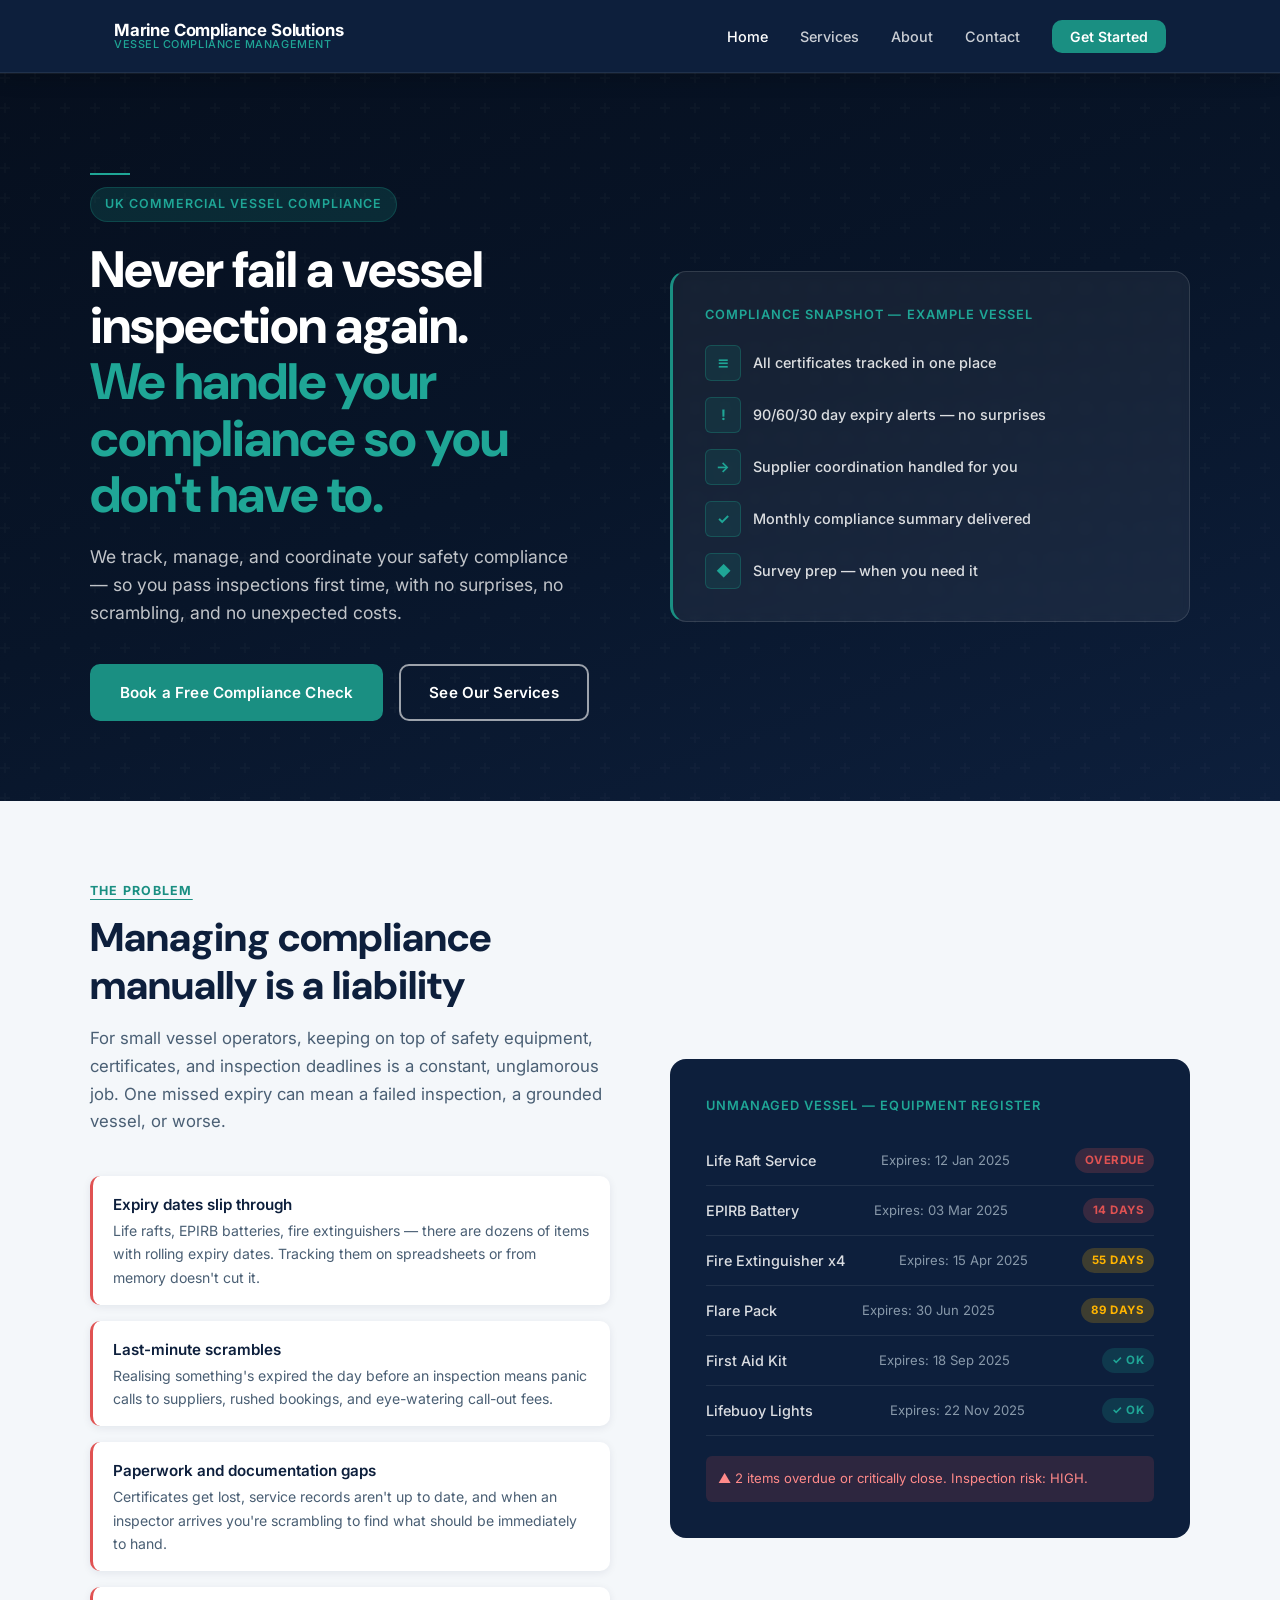
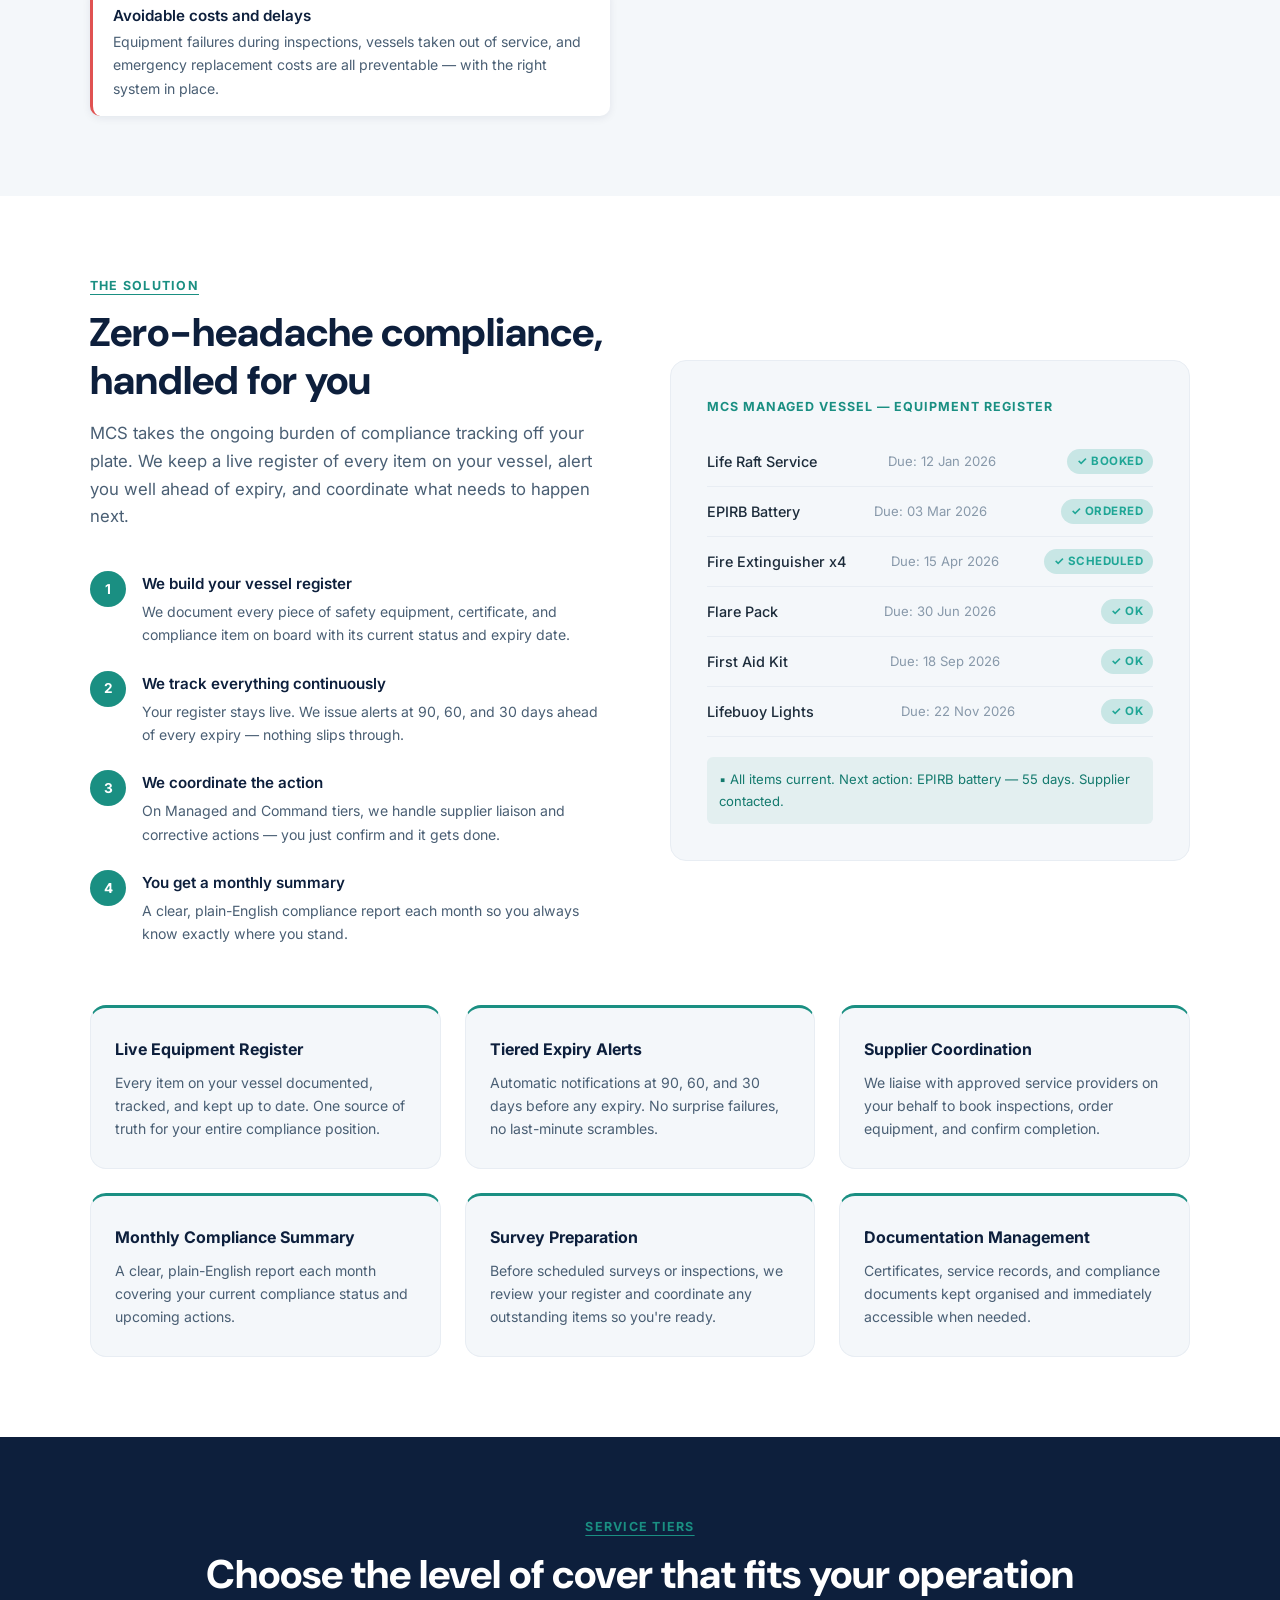
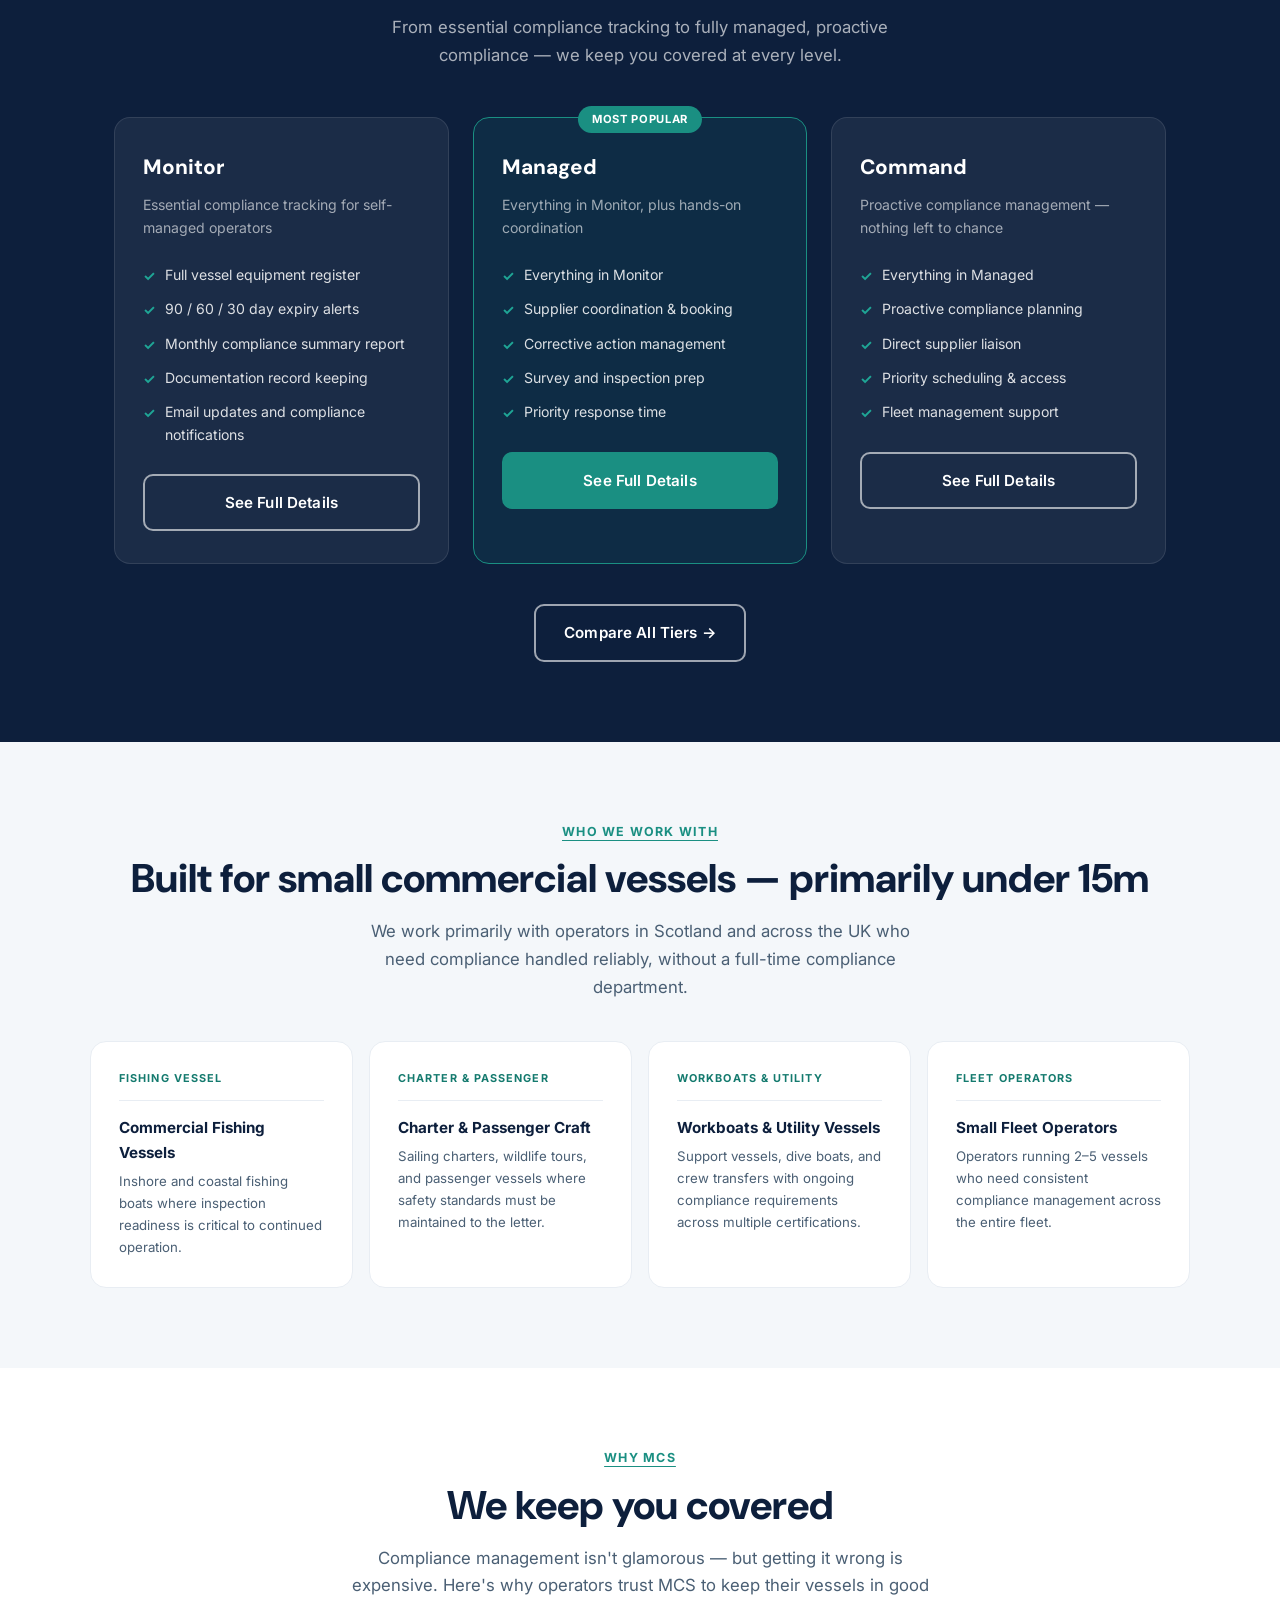
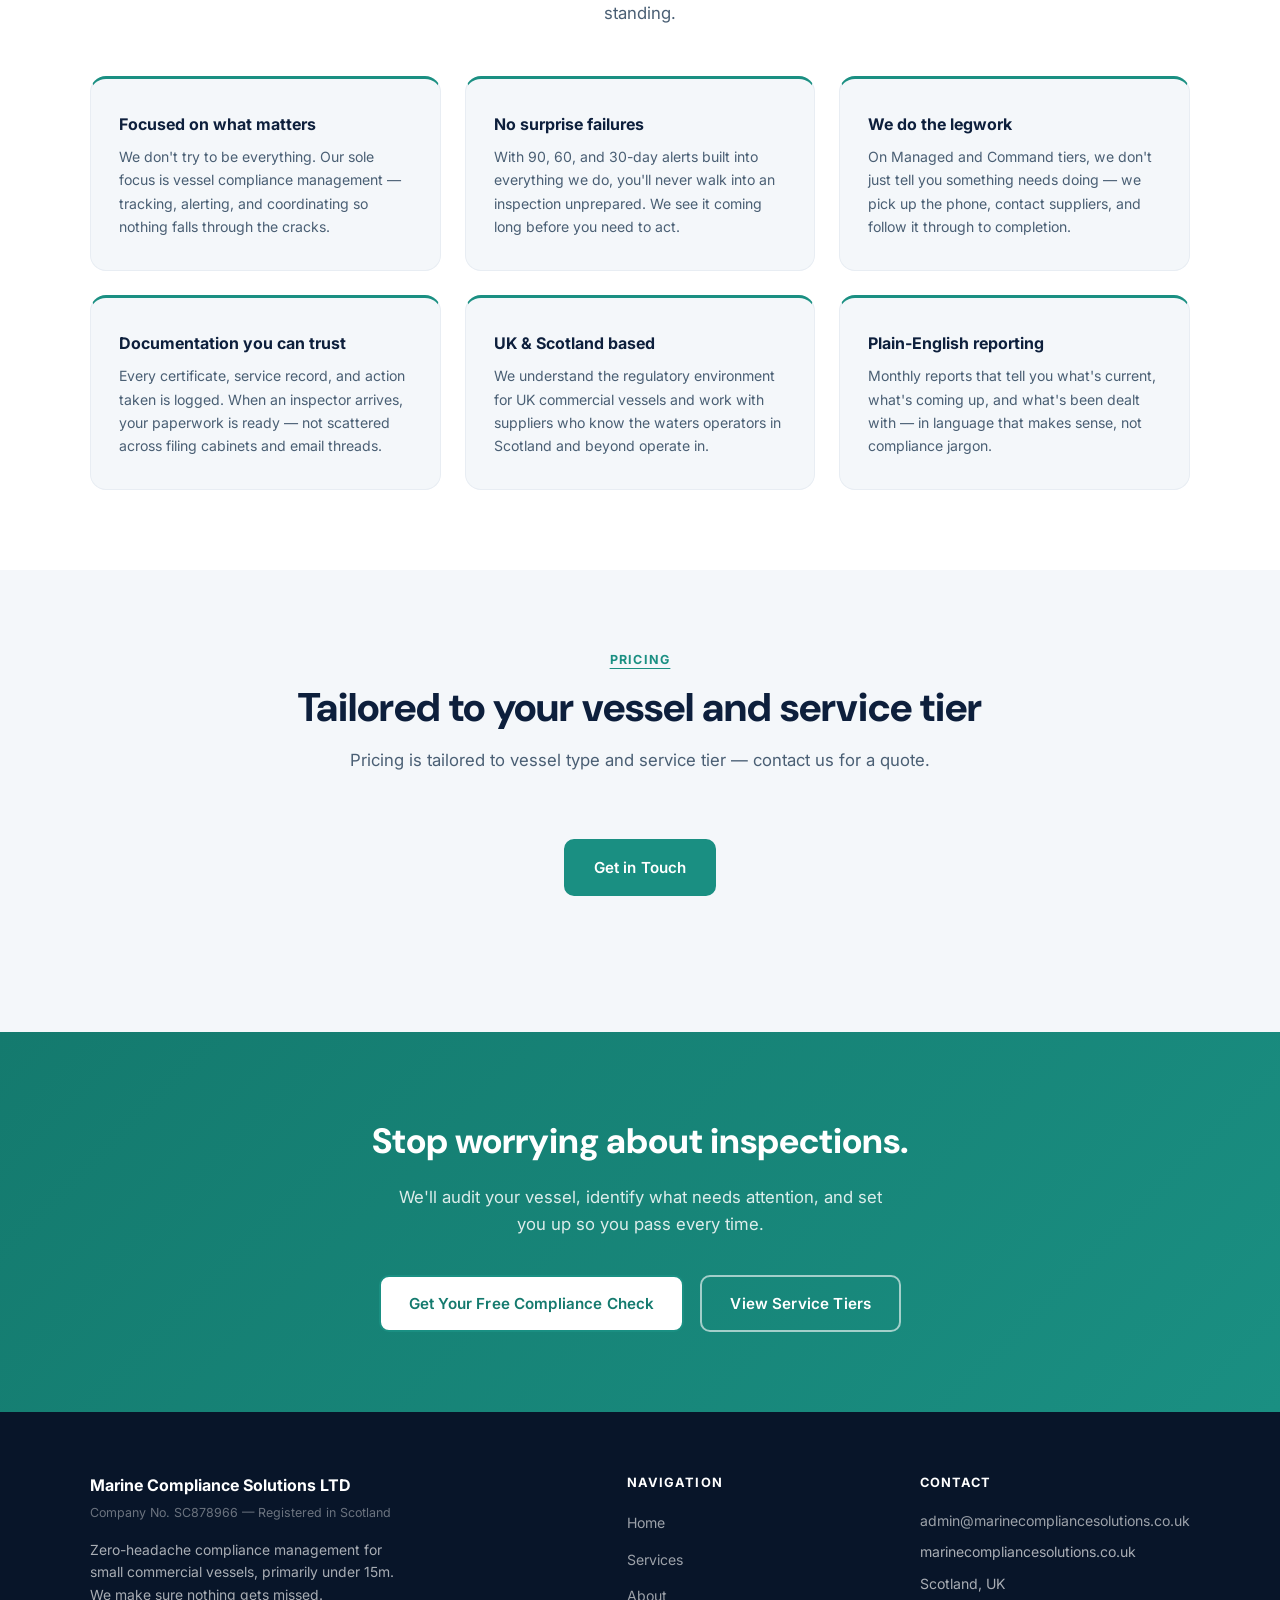
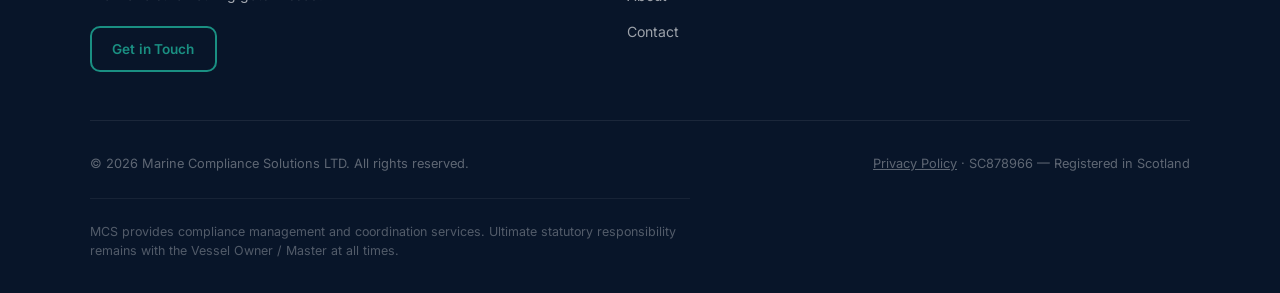
<file: index.html>
<!DOCTYPE html>
<html lang="en">
<head>
  <meta charset="UTF-8" />
  <meta name="viewport" content="width=device-width, initial-scale=1.0" />
  <title>Marine Compliance Solutions — Zero-Headache Compliance for UK Commercial Vessels</title>
  <link rel="icon" type="image/x-icon" href="/favicon.ico">
  <link rel="icon" type="image/png" sizes="32x32" href="/favicon-32x32.png">
  <link rel="icon" type="image/png" sizes="16x16" href="/favicon-16x16.png">
  <link rel="apple-touch-icon" sizes="180x180" href="/apple-touch-icon.png">
  <meta name="description" content="Marine Compliance Solutions helps small commercial vessel operators stay inspection-ready. We track safety equipment expiries, coordinate replacements, and manage compliance documentation — so nothing gets missed." />
  <link rel="preconnect" href="https://fonts.googleapis.com" />
  <link rel="preconnect" href="https://fonts.gstatic.com" crossorigin />
  <link href="https://fonts.googleapis.com/css2?family=DM+Sans:wght@400;500;600;700;800&family=Inter:wght@400;500;600;700;800&display=swap" rel="stylesheet" />
  <link rel="stylesheet" href="styles.css" />
</head>
<body>

  <!-- HEADER -->
  <header class="site-header">
    <nav class="nav-inner" aria-label="Main navigation">
      <a href="index.html" class="nav-logo" aria-label="Marine Compliance Solutions Home">
        <span class="nav-logo-main">Marine Compliance Solutions</span>
        <span class="nav-logo-sub">Vessel Compliance Management</span>
      </a>

      <ul class="nav-links">
        <li><a href="index.html">Home</a></li>
        <li><a href="services.html">Services</a></li>
        <li><a href="about.html">About</a></li>
        <li><a href="contact.html">Contact</a></li>
        <li><a href="contact.html" class="nav-cta">Get Started</a></li>
      </ul>

      <button class="nav-hamburger" id="nav-hamburger" aria-expanded="false" aria-label="Open menu">
        <span></span><span></span><span></span>
      </button>
    </nav>

    <div class="nav-mobile" id="nav-mobile" aria-label="Mobile navigation">
      <ul>
        <li><a href="index.html">Home</a></li>
        <li><a href="services.html">Services</a></li>
        <li><a href="about.html">About</a></li>
        <li><a href="contact.html">Contact</a></li>
      </ul>
      <div class="mobile-cta">
        <a href="contact.html">Request a Compliance Overview</a>
      </div>
    </div>
  </header>

  <main>

    <!-- HERO -->
    <section class="hero">
      <div class="hero-inner">
        <div class="hero-content">
          <div class="hero-accent-line"></div>
          <span class="hero-label">UK Commercial Vessel Compliance</span>
          <h1>Never fail a vessel inspection again.<br /><em>We handle your compliance so you don't have to.</em></h1>
          <p class="hero-sub">
            We track, manage, and coordinate your safety compliance — so you pass inspections first time, with no surprises, no scrambling, and no unexpected costs.
          </p>
          <div class="hero-actions">
            <a href="contact.html" class="btn btn-primary">Book a Free Compliance Check</a>
            <a href="services.html" class="btn btn-outline">See Our Services</a>
          </div>
        </div>

        <div class="hero-card">
          <div class="hero-card-title">Compliance Snapshot — Example Vessel</div>
          <div class="hero-stats">
            <div class="hero-stat">
              <div class="hero-stat-icon">≡</div>
              <span class="hero-stat-text">All certificates tracked in one place</span>
            </div>
            <div class="hero-stat">
              <div class="hero-stat-icon">!</div>
              <span class="hero-stat-text">90/60/30 day expiry alerts — no surprises</span>
            </div>
            <div class="hero-stat">
              <div class="hero-stat-icon">→</div>
              <span class="hero-stat-text">Supplier coordination handled for you</span>
            </div>
            <div class="hero-stat">
              <div class="hero-stat-icon">✓</div>
              <span class="hero-stat-text">Monthly compliance summary delivered</span>
            </div>
            <div class="hero-stat">
              <div class="hero-stat-icon">◆</div>
              <span class="hero-stat-text">Survey prep — when you need it</span>
            </div>
          </div>
        </div>
      </div>
    </section>

    <!-- PROBLEM -->
    <section class="problem" id="problem">
      <div class="problem-grid">
        <div>
          <span class="section-label">The Problem</span>
          <h2 class="section-heading">Managing compliance manually is a liability</h2>
          <p class="section-sub">
            For small vessel operators, keeping on top of safety equipment, certificates, and inspection deadlines is a constant, unglamorous job. One missed expiry can mean a failed inspection, a grounded vessel, or worse.
          </p>
          <ul class="pain-list">
            <li class="pain-item">
              <div>
                <strong>Expiry dates slip through</strong>
                <p>Life rafts, EPIRB batteries, fire extinguishers — there are dozens of items with rolling expiry dates. Tracking them on spreadsheets or from memory doesn't cut it.</p>
              </div>
            </li>
            <li class="pain-item">
              <div>
                <strong>Last-minute scrambles</strong>
                <p>Realising something's expired the day before an inspection means panic calls to suppliers, rushed bookings, and eye-watering call-out fees.</p>
              </div>
            </li>
            <li class="pain-item">
              <div>
                <strong>Paperwork and documentation gaps</strong>
                <p>Certificates get lost, service records aren't up to date, and when an inspector arrives you're scrambling to find what should be immediately to hand.</p>
              </div>
            </li>
            <li class="pain-item">
              <div>
                <strong>Avoidable costs and delays</strong>
                <p>Equipment failures during inspections, vessels taken out of service, and emergency replacement costs are all preventable — with the right system in place.</p>
              </div>
            </li>
          </ul>
        </div>

        <div class="problem-visual" aria-hidden="true">
          <div class="problem-visual-title">Unmanaged Vessel — Equipment Register</div>
          <div class="expiry-item">
            <span class="expiry-name">Life Raft Service</span>
            <span class="expiry-date">Expires: 12 Jan 2025</span>
            <span class="expiry-status status-urgent">Overdue</span>
          </div>
          <div class="expiry-item">
            <span class="expiry-name">EPIRB Battery</span>
            <span class="expiry-date">Expires: 03 Mar 2025</span>
            <span class="expiry-status status-urgent">14 days</span>
          </div>
          <div class="expiry-item">
            <span class="expiry-name">Fire Extinguisher x4</span>
            <span class="expiry-date">Expires: 15 Apr 2025</span>
            <span class="expiry-status status-warn">55 days</span>
          </div>
          <div class="expiry-item">
            <span class="expiry-name">Flare Pack</span>
            <span class="expiry-date">Expires: 30 Jun 2025</span>
            <span class="expiry-status status-warn">89 days</span>
          </div>
          <div class="expiry-item">
            <span class="expiry-name">First Aid Kit</span>
            <span class="expiry-date">Expires: 18 Sep 2025</span>
            <span class="expiry-status status-ok">✓ OK</span>
          </div>
          <div class="expiry-item">
            <span class="expiry-name">Lifebuoy Lights</span>
            <span class="expiry-date">Expires: 22 Nov 2025</span>
            <span class="expiry-status status-ok">✓ OK</span>
          </div>
          <div style="margin-top:20px;padding:12px;background:rgba(224,82,82,0.15);border-radius:6px;font-size:0.82rem;color:#ff8a8a;">
            ▲ 2 items overdue or critically close. Inspection risk: HIGH.
          </div>
        </div>
      </div>
    </section>

    <!-- SOLUTION -->
    <section class="solution" id="solution">
      <div class="solution-inner">
        <div class="solution-intro">
          <div>
            <span class="section-label">The Solution</span>
            <h2 class="section-heading">Zero-headache compliance, handled for you</h2>
            <p class="section-sub">
              MCS takes the ongoing burden of compliance tracking off your plate. We keep a live register of every item on your vessel, alert you well ahead of expiry, and coordinate what needs to happen next.
            </p>
            <div class="how-it-works">
              <div class="step">
                <div class="step-num">1</div>
                <div class="step-body">
                  <strong>We build your vessel register</strong>
                  <p>We document every piece of safety equipment, certificate, and compliance item on board with its current status and expiry date.</p>
                </div>
              </div>
              <div class="step">
                <div class="step-num">2</div>
                <div class="step-body">
                  <strong>We track everything continuously</strong>
                  <p>Your register stays live. We issue alerts at 90, 60, and 30 days ahead of every expiry — nothing slips through.</p>
                </div>
              </div>
              <div class="step">
                <div class="step-num">3</div>
                <div class="step-body">
                  <strong>We coordinate the action</strong>
                  <p>On Managed and Command tiers, we handle supplier liaison and corrective actions — you just confirm and it gets done.</p>
                </div>
              </div>
              <div class="step">
                <div class="step-num">4</div>
                <div class="step-body">
                  <strong>You get a monthly summary</strong>
                  <p>A clear, plain-English compliance report each month so you always know exactly where you stand.</p>
                </div>
              </div>
            </div>
          </div>

          <div style="background:var(--off-white);border-radius:var(--radius-lg);padding:36px;border:1px solid var(--light-grey);">
            <div class="problem-visual-title" style="color:var(--teal);font-size:0.78rem;font-weight:700;text-transform:uppercase;letter-spacing:0.08em;margin-bottom:20px;">
              MCS Managed Vessel — Equipment Register
            </div>
            <div class="expiry-item" style="border-color:var(--light-grey);">
              <span class="expiry-name" style="color:var(--text);">Life Raft Service</span>
              <span class="expiry-date">Due: 12 Jan 2026</span>
              <span class="expiry-status status-ok">✓ Booked</span>
            </div>
            <div class="expiry-item" style="border-color:var(--light-grey);">
              <span class="expiry-name" style="color:var(--text);">EPIRB Battery</span>
              <span class="expiry-date">Due: 03 Mar 2026</span>
              <span class="expiry-status status-ok">✓ Ordered</span>
            </div>
            <div class="expiry-item" style="border-color:var(--light-grey);">
              <span class="expiry-name" style="color:var(--text);">Fire Extinguisher x4</span>
              <span class="expiry-date">Due: 15 Apr 2026</span>
              <span class="expiry-status status-ok">✓ Scheduled</span>
            </div>
            <div class="expiry-item" style="border-color:var(--light-grey);">
              <span class="expiry-name" style="color:var(--text);">Flare Pack</span>
              <span class="expiry-date">Due: 30 Jun 2026</span>
              <span class="expiry-status status-ok">✓ OK</span>
            </div>
            <div class="expiry-item" style="border-color:var(--light-grey);">
              <span class="expiry-name" style="color:var(--text);">First Aid Kit</span>
              <span class="expiry-date">Due: 18 Sep 2026</span>
              <span class="expiry-status status-ok">✓ OK</span>
            </div>
            <div class="expiry-item" style="border-color:var(--light-grey);">
              <span class="expiry-name" style="color:var(--text);">Lifebuoy Lights</span>
              <span class="expiry-date">Due: 22 Nov 2026</span>
              <span class="expiry-status status-ok">✓ OK</span>
            </div>
            <div style="margin-top:20px;padding:12px;background:rgba(26,143,130,0.08);border-radius:6px;font-size:0.82rem;color:var(--teal-dark);">
              ▪ All items current. Next action: EPIRB battery — 55 days. Supplier contacted.
            </div>
          </div>
        </div>

        <div class="solution-features">
          <div class="feature-card">
            <h3>Live Equipment Register</h3>
            <p>Every item on your vessel documented, tracked, and kept up to date. One source of truth for your entire compliance position.</p>
          </div>
          <div class="feature-card">
            <h3>Tiered Expiry Alerts</h3>
            <p>Automatic notifications at 90, 60, and 30 days before any expiry. No surprise failures, no last-minute scrambles.</p>
          </div>
          <div class="feature-card">
            <h3>Supplier Coordination</h3>
            <p>We liaise with approved service providers on your behalf to book inspections, order equipment, and confirm completion.</p>
          </div>
          <div class="feature-card">
            <h3>Monthly Compliance Summary</h3>
            <p>A clear, plain-English report each month covering your current compliance status and upcoming actions.</p>
          </div>
          <div class="feature-card">
            <h3>Survey Preparation</h3>
            <p>Before scheduled surveys or inspections, we review your register and coordinate any outstanding items so you're ready.</p>
          </div>
          <div class="feature-card">
            <h3>Documentation Management</h3>
            <p>Certificates, service records, and compliance documents kept organised and immediately accessible when needed.</p>
          </div>
        </div>
      </div>
    </section>

    <!-- TIERS OVERVIEW -->
    <section class="tiers-section" id="services">
      <div class="container">
        <div class="text-center">
          <span class="section-label">Service Tiers</span>
          <h2 class="section-heading" style="color:var(--white);">Choose the level of cover that fits your operation</h2>
          <p class="section-sub">From essential compliance tracking to fully managed, proactive compliance — we keep you covered at every level.</p>
        </div>

        <div class="tiers-grid">
          <div class="tier-card">
            <div class="tier-name">Monitor</div>
            <div class="tier-tagline">Essential compliance tracking for self-managed operators</div>
            <ul class="tier-includes">
              <li>Full vessel equipment register</li>
              <li>90 / 60 / 30 day expiry alerts</li>
              <li>Monthly compliance summary report</li>
              <li>Documentation record keeping</li>
              <li>Email updates and compliance notifications</li>
            </ul>
            <a href="services.html" class="btn btn-outline" style="width:100%;">See Full Details</a>
          </div>

          <div class="tier-card featured">
            <div class="tier-badge">Most Popular</div>
            <div class="tier-name">Managed</div>
            <div class="tier-tagline">Everything in Monitor, plus hands-on coordination</div>
            <ul class="tier-includes">
              <li>Everything in Monitor</li>
              <li>Supplier coordination &amp; booking</li>
              <li>Corrective action management</li>
              <li>Survey and inspection prep</li>
              <li>Priority response time</li>
            </ul>
            <a href="services.html" class="btn btn-primary" style="width:100%;">See Full Details</a>
          </div>

          <div class="tier-card">
            <div class="tier-name">Command</div>
            <div class="tier-tagline">Proactive compliance management — nothing left to chance</div>
            <ul class="tier-includes">
              <li>Everything in Managed</li>
              <li>Proactive compliance planning</li>
              <li>Direct supplier liaison</li>
              <li>Priority scheduling &amp; access</li>
              <li>Fleet management support</li>
            </ul>
            <a href="services.html" class="btn btn-outline" style="width:100%;">See Full Details</a>
          </div>
        </div>

        <div style="text-align:center;margin-top:40px;">
          <a href="services.html" class="btn btn-outline">Compare All Tiers →</a>
        </div>
      </div>
    </section>

    <!-- WHO WE WORK WITH -->
    <section class="vessels" id="vessels">
      <div class="vessels-inner">
        <div class="text-center">
          <span class="section-label">Who We Work With</span>
          <h2 class="section-heading">Built for small commercial vessels — primarily under 15m</h2>
          <p class="section-sub">We work primarily with operators in Scotland and across the UK who need compliance handled reliably, without a full-time compliance department.</p>
        </div>

        <div class="vessels-grid">
          <div class="vessel-card">
            <span class="vessel-category-label">Fishing Vessel</span>
            <h3>Commercial Fishing Vessels</h3>
            <p>Inshore and coastal fishing boats where inspection readiness is critical to continued operation.</p>
          </div>
          <div class="vessel-card">
            <span class="vessel-category-label">Charter &amp; Passenger</span>
            <h3>Charter &amp; Passenger Craft</h3>
            <p>Sailing charters, wildlife tours, and passenger vessels where safety standards must be maintained to the letter.</p>
          </div>
          <div class="vessel-card">
            <span class="vessel-category-label">Workboats &amp; Utility</span>
            <h3>Workboats &amp; Utility Vessels</h3>
            <p>Support vessels, dive boats, and crew transfers with ongoing compliance requirements across multiple certifications.</p>
          </div>
          <div class="vessel-card">
            <span class="vessel-category-label">Fleet Operators</span>
            <h3>Small Fleet Operators</h3>
            <p>Operators running 2–5 vessels who need consistent compliance management across the entire fleet.</p>
          </div>
        </div>
      </div>
    </section>

    <!-- TRUST SIGNALS -->
    <section class="trust" id="why-mcs">
      <div class="trust-inner">
        <div class="text-center">
          <span class="section-label">Why MCS</span>
          <h2 class="section-heading">We keep you covered</h2>
          <p class="section-sub">Compliance management isn't glamorous — but getting it wrong is expensive. Here's why operators trust MCS to keep their vessels in good standing.</p>
        </div>

        <div class="trust-grid">
          <div class="trust-card">
            <h3>Focused on what matters</h3>
            <p>We don't try to be everything. Our sole focus is vessel compliance management — tracking, alerting, and coordinating so nothing falls through the cracks.</p>
          </div>
          <div class="trust-card">
            <h3>No surprise failures</h3>
            <p>With 90, 60, and 30-day alerts built into everything we do, you'll never walk into an inspection unprepared. We see it coming long before you need to act.</p>
          </div>
          <div class="trust-card">
            <h3>We do the legwork</h3>
            <p>On Managed and Command tiers, we don't just tell you something needs doing — we pick up the phone, contact suppliers, and follow it through to completion.</p>
          </div>
          <div class="trust-card">
            <h3>Documentation you can trust</h3>
            <p>Every certificate, service record, and action taken is logged. When an inspector arrives, your paperwork is ready — not scattered across filing cabinets and email threads.</p>
          </div>
          <div class="trust-card">
            <h3>UK &amp; Scotland based</h3>
            <p>We understand the regulatory environment for UK commercial vessels and work with suppliers who know the waters operators in Scotland and beyond operate in.</p>
          </div>
          <div class="trust-card">
            <h3>Plain-English reporting</h3>
            <p>Monthly reports that tell you what's current, what's coming up, and what's been dealt with — in language that makes sense, not compliance jargon.</p>
          </div>
        </div>
      </div>
    </section>

    <!-- PRICING -->
    <section class="pricing">
      <div class="pricing-inner">
        <div class="text-center">
          <span class="section-label">Pricing</span>
          <h2 class="section-heading">Tailored to your vessel and service tier</h2>
          <p class="section-sub">
            Pricing is tailored to vessel type and service tier — contact us for a quote.
          </p>
          <a href="contact.html" class="btn btn-primary" style="margin-top: 1.5rem; display: inline-block;">Get in Touch</a>
        </div>
      </div>
    </section>

    <!-- CTA BAND -->
    <section class="cta-band">
      <div class="container">
        <h2>Stop worrying about inspections.</h2>
        <p>We'll audit your vessel, identify what needs attention, and set you up so you pass every time.</p>
        <div class="cta-actions">
          <a href="contact.html" class="btn btn-primary" style="background:var(--white);color:var(--teal-dark);">Get Your Free Compliance Check</a>
          <a href="services.html" class="btn btn-outline">View Service Tiers</a>
        </div>
      </div>
    </section>

  </main>

  <!-- FOOTER -->
  <footer class="site-footer">
    <div class="footer-inner">
      <div class="footer-top">
        <div>
          <div class="footer-brand-name">Marine Compliance Solutions LTD</div>
          <div class="footer-brand-reg">Company No. SC878966 — Registered in Scotland</div>
          <p class="footer-desc">Zero-headache compliance management for small commercial vessels, primarily under 15m. We make sure nothing gets missed.</p>
          <a href="contact.html" class="btn btn-outline-dark" style="font-size:0.85rem;padding:10px 20px;">Get in Touch</a>
        </div>
        <div class="footer-col">
          <h4>Navigation</h4>
          <ul>
            <li><a href="index.html">Home</a></li>
            <li><a href="services.html">Services</a></li>
            <li><a href="about.html">About</a></li>
            <li><a href="contact.html">Contact</a></li>
          </ul>
        </div>
        <div class="footer-col">
          <h4>Contact</h4>
          <div class="footer-contact-item">
            <a href="mailto:admin@marinecompliancesolutions.co.uk">admin@marinecompliancesolutions.co.uk</a>
          </div>
          <div class="footer-contact-item">
            <span>marinecompliancesolutions.co.uk</span>
          </div>
          <div class="footer-contact-item">
            <span>Scotland, UK</span>
          </div>
        </div>
      </div>

      <div class="footer-bottom">
        <span>© 2026 Marine Compliance Solutions LTD. All rights reserved.</span>
        <span><a href="/privacy-policy" style="color:inherit;text-decoration:underline;">Privacy Policy</a> · SC878966 — Registered in Scotland</span>
      </div>

      <div class="footer-disclaimer">
        MCS provides compliance management and coordination services. Ultimate statutory responsibility remains with the Vessel Owner / Master at all times.
      </div>
    </div>
  </footer>

  <script src="script.js"></script>
</body>
</html>
</file>
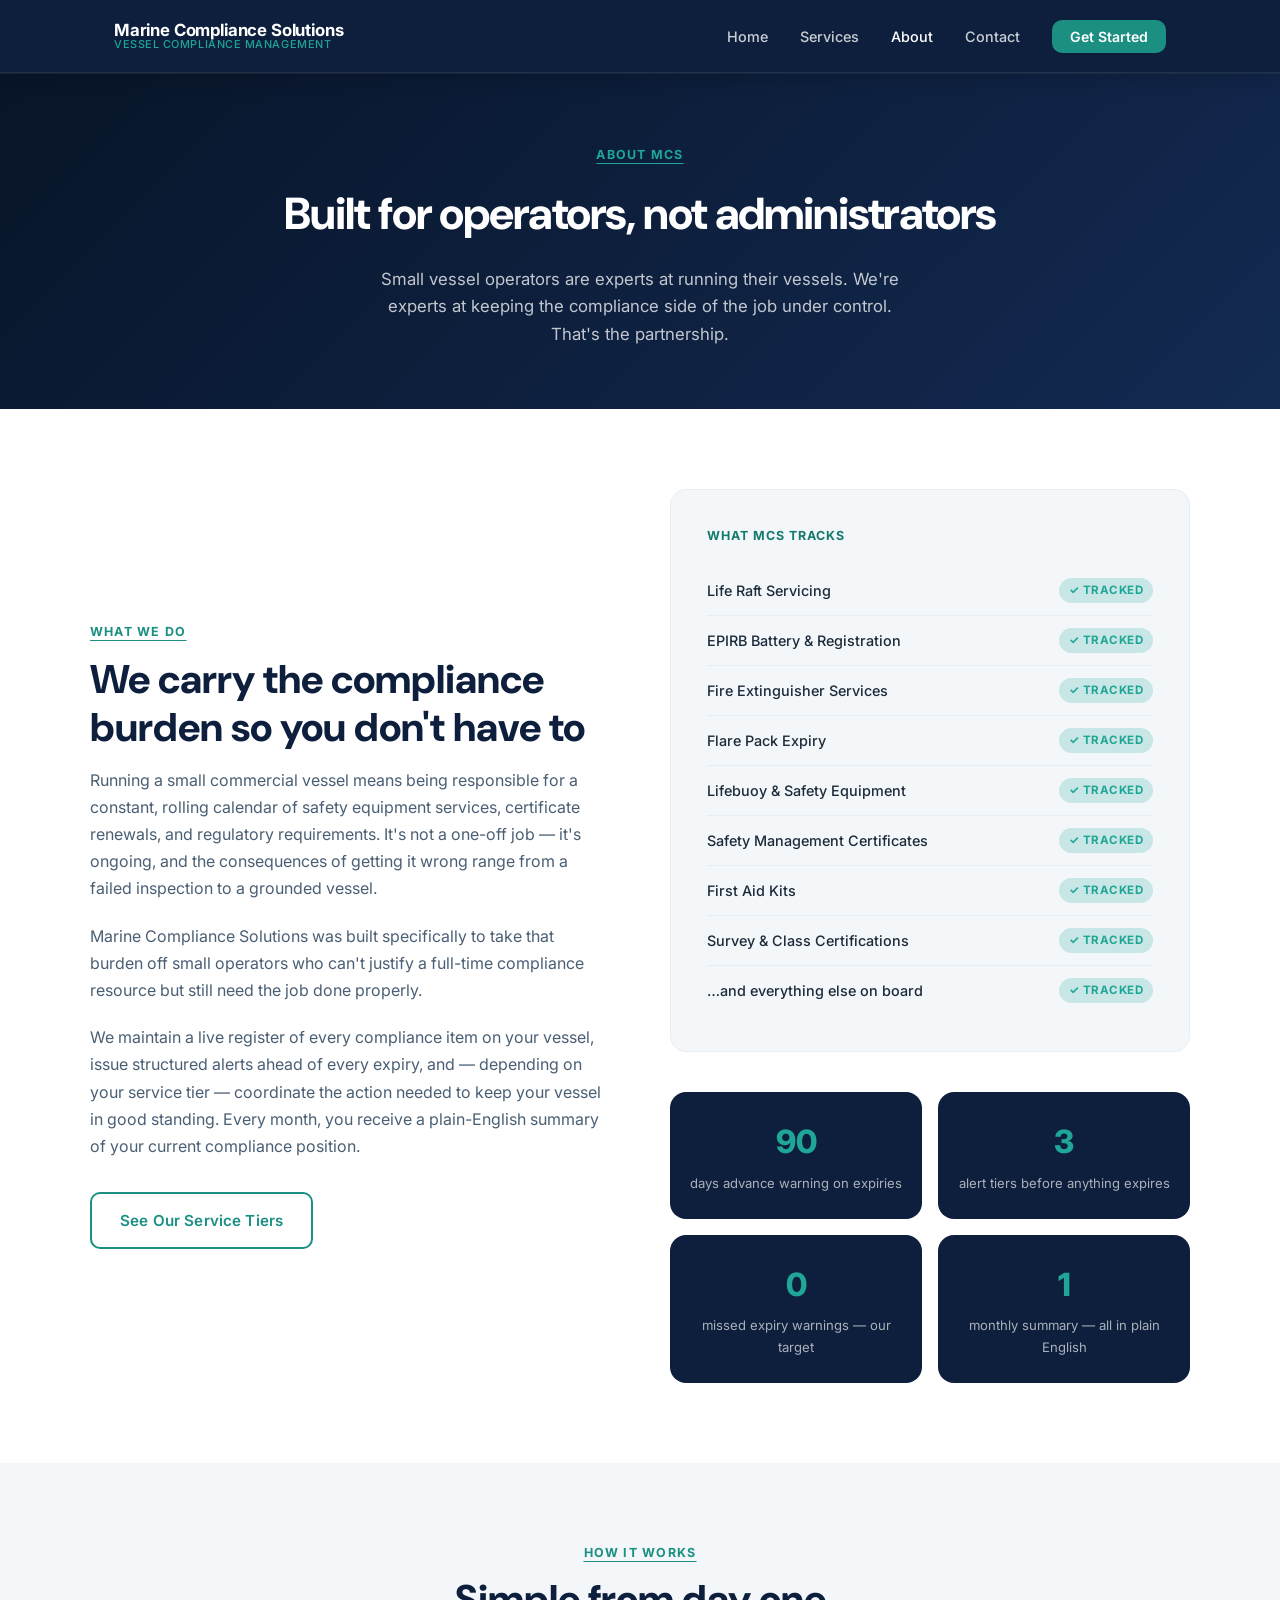
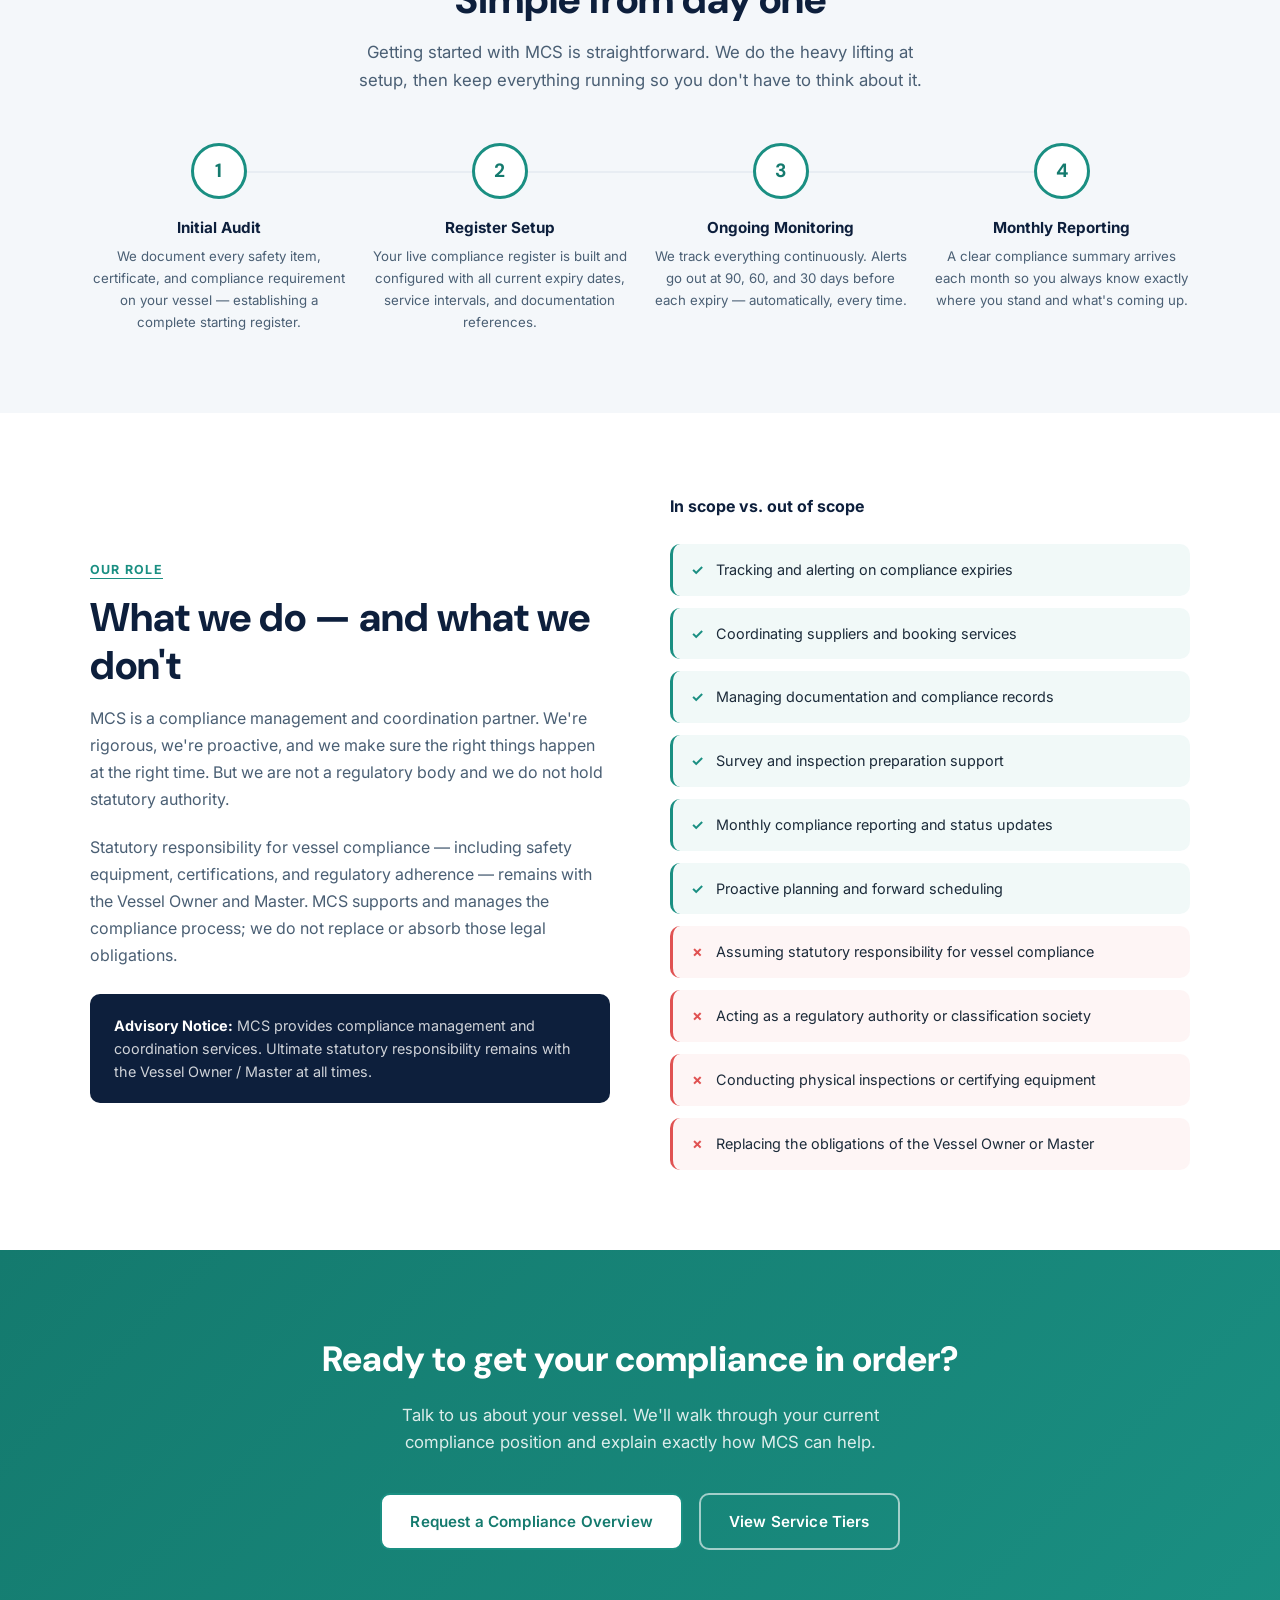
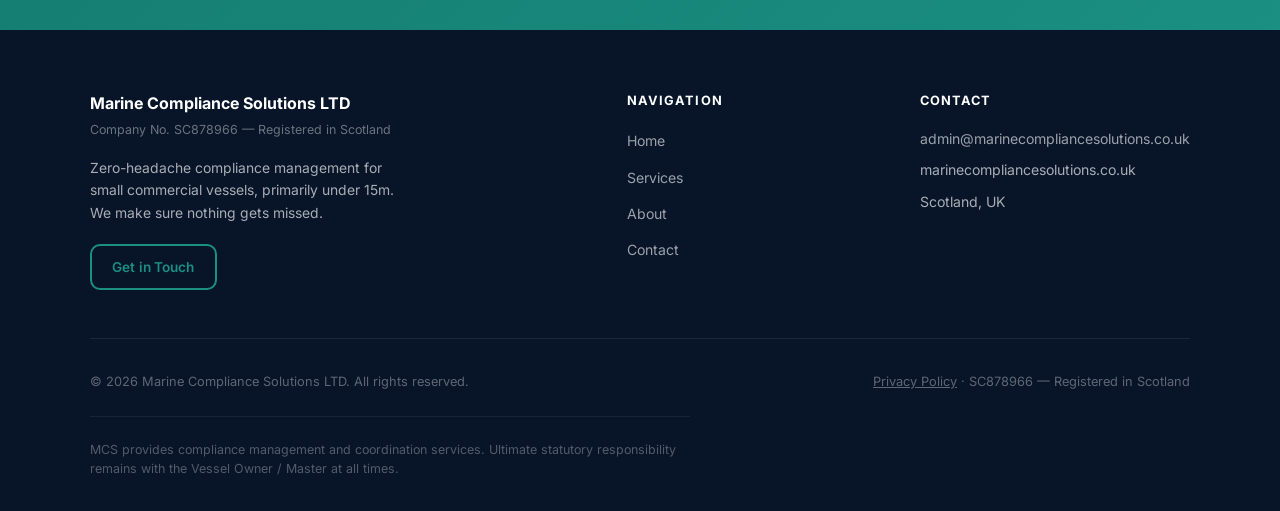
<file: about.html>
<!DOCTYPE html>
<html lang="en">
<head>
  <meta charset="UTF-8" />
  <meta name="viewport" content="width=device-width, initial-scale=1.0" />
  <title>About — Marine Compliance Solutions</title>
  <link rel="icon" type="image/x-icon" href="/favicon.ico">
  <link rel="icon" type="image/png" sizes="32x32" href="/favicon-32x32.png">
  <link rel="icon" type="image/png" sizes="16x16" href="/favicon-16x16.png">
  <link rel="apple-touch-icon" sizes="180x180" href="/apple-touch-icon.png">
  <meta name="description" content="Marine Compliance Solutions was built to solve a straightforward problem: small vessel operators shouldn't have to be compliance experts as well as everything else they already are." />
  <link rel="preconnect" href="https://fonts.googleapis.com" />
  <link rel="preconnect" href="https://fonts.gstatic.com" crossorigin />
  <link href="https://fonts.googleapis.com/css2?family=DM+Sans:wght@400;500;600;700;800&family=Inter:wght@400;500;600;700;800&display=swap" rel="stylesheet" />
  <link rel="stylesheet" href="styles.css" />
</head>
<body>

  <!-- HEADER -->
  <header class="site-header">
    <nav class="nav-inner" aria-label="Main navigation">
      <a href="index.html" class="nav-logo" aria-label="Marine Compliance Solutions Home">
        <span class="nav-logo-main">Marine Compliance Solutions</span>
        <span class="nav-logo-sub">Vessel Compliance Management</span>
      </a>

      <ul class="nav-links">
        <li><a href="index.html">Home</a></li>
        <li><a href="services.html">Services</a></li>
        <li><a href="about.html">About</a></li>
        <li><a href="contact.html">Contact</a></li>
        <li><a href="contact.html" class="nav-cta">Get Started</a></li>
      </ul>

      <button class="nav-hamburger" id="nav-hamburger" aria-expanded="false" aria-label="Open menu">
        <span></span><span></span><span></span>
      </button>
    </nav>

    <div class="nav-mobile" id="nav-mobile" aria-label="Mobile navigation">
      <ul>
        <li><a href="index.html">Home</a></li>
        <li><a href="services.html">Services</a></li>
        <li><a href="about.html">About</a></li>
        <li><a href="contact.html">Contact</a></li>
      </ul>
      <div class="mobile-cta">
        <a href="contact.html">Request a Compliance Overview</a>
      </div>
    </div>
  </header>

  <main>

    <!-- PAGE HERO -->
    <section class="page-hero">
      <span class="section-label" style="color:var(--teal-light);">About MCS</span>
      <h1>Built for operators, not administrators</h1>
      <p>Small vessel operators are experts at running their vessels. We're experts at keeping the compliance side of the job under control. That's the partnership.</p>
    </section>

    <!-- MISSION / WHAT WE ARE -->
    <section class="about-mission">
      <div class="about-inner">
        <div>
          <span class="section-label">What We Do</span>
          <h2 class="section-heading">We carry the compliance burden so you don't have to</h2>
          <p style="color:var(--text-light);font-size:1rem;line-height:1.7;margin-bottom:20px;">
            Running a small commercial vessel means being responsible for a constant, rolling calendar of safety equipment services, certificate renewals, and regulatory requirements. It's not a one-off job — it's ongoing, and the consequences of getting it wrong range from a failed inspection to a grounded vessel.
          </p>
          <p style="color:var(--text-light);font-size:1rem;line-height:1.7;margin-bottom:20px;">
            Marine Compliance Solutions was built specifically to take that burden off small operators who can't justify a full-time compliance resource but still need the job done properly.
          </p>
          <p style="color:var(--text-light);font-size:1rem;line-height:1.7;margin-bottom:32px;">
            We maintain a live register of every compliance item on your vessel, issue structured alerts ahead of every expiry, and — depending on your service tier — coordinate the action needed to keep your vessel in good standing. Every month, you receive a plain-English summary of your current compliance position.
          </p>
          <a href="services.html" class="btn btn-outline-dark">See Our Service Tiers</a>
        </div>

        <div>
          <div class="about-visual">
            <div class="problem-visual-title" style="color:var(--teal-dark);font-size:0.78rem;font-weight:700;text-transform:uppercase;letter-spacing:0.08em;margin-bottom:20px;">What MCS Tracks</div>

            <div class="expiry-item" style="border-color:var(--light-grey);">
              <span class="expiry-name" style="color:var(--text);">Life Raft Servicing</span>
              <span class="expiry-status status-ok">✓ Tracked</span>
            </div>
            <div class="expiry-item" style="border-color:var(--light-grey);">
              <span class="expiry-name" style="color:var(--text);">EPIRB Battery &amp; Registration</span>
              <span class="expiry-status status-ok">✓ Tracked</span>
            </div>
            <div class="expiry-item" style="border-color:var(--light-grey);">
              <span class="expiry-name" style="color:var(--text);">Fire Extinguisher Services</span>
              <span class="expiry-status status-ok">✓ Tracked</span>
            </div>
            <div class="expiry-item" style="border-color:var(--light-grey);">
              <span class="expiry-name" style="color:var(--text);">Flare Pack Expiry</span>
              <span class="expiry-status status-ok">✓ Tracked</span>
            </div>
            <div class="expiry-item" style="border-color:var(--light-grey);">
              <span class="expiry-name" style="color:var(--text);">Lifebuoy &amp; Safety Equipment</span>
              <span class="expiry-status status-ok">✓ Tracked</span>
            </div>
            <div class="expiry-item" style="border-color:var(--light-grey);">
              <span class="expiry-name" style="color:var(--text);">Safety Management Certificates</span>
              <span class="expiry-status status-ok">✓ Tracked</span>
            </div>
            <div class="expiry-item" style="border-color:var(--light-grey);">
              <span class="expiry-name" style="color:var(--text);">First Aid Kits</span>
              <span class="expiry-status status-ok">✓ Tracked</span>
            </div>
            <div class="expiry-item" style="border-color:var(--light-grey);">
              <span class="expiry-name" style="color:var(--text);">Survey &amp; Class Certifications</span>
              <span class="expiry-status status-ok">✓ Tracked</span>
            </div>
            <div class="expiry-item" style="border-color:var(--light-grey);border-bottom:none;">
              <span class="expiry-name" style="color:var(--text);">…and everything else on board</span>
              <span class="expiry-status status-ok">✓ Tracked</span>
            </div>
          </div>

          <div class="about-stats">
            <div class="stat-box">
              <div class="stat-box-num">90</div>
              <div class="stat-box-label">days advance warning on expiries</div>
            </div>
            <div class="stat-box">
              <div class="stat-box-num">3</div>
              <div class="stat-box-label">alert tiers before anything expires</div>
            </div>
            <div class="stat-box">
              <div class="stat-box-num">0</div>
              <div class="stat-box-label">missed expiry warnings — our target</div>
            </div>
            <div class="stat-box">
              <div class="stat-box-num">1</div>
              <div class="stat-box-label">monthly summary — all in plain English</div>
            </div>
          </div>
        </div>
      </div>
    </section>

    <!-- HOW IT WORKS -->
    <section class="about-process">
      <div class="process-inner">
        <div class="text-center">
          <span class="section-label">How It Works</span>
          <h2 class="section-heading">Simple from day one</h2>
          <p class="section-sub">Getting started with MCS is straightforward. We do the heavy lifting at setup, then keep everything running so you don't have to think about it.</p>
        </div>

        <div class="process-steps">
          <div class="process-step">
            <div class="process-step-icon">1</div>
            <h3>Initial Audit</h3>
            <p>We document every safety item, certificate, and compliance requirement on your vessel — establishing a complete starting register.</p>
          </div>
          <div class="process-step">
            <div class="process-step-icon">2</div>
            <h3>Register Setup</h3>
            <p>Your live compliance register is built and configured with all current expiry dates, service intervals, and documentation references.</p>
          </div>
          <div class="process-step">
            <div class="process-step-icon">3</div>
            <h3>Ongoing Monitoring</h3>
            <p>We track everything continuously. Alerts go out at 90, 60, and 30 days before each expiry — automatically, every time.</p>
          </div>
          <div class="process-step">
            <div class="process-step-icon">4</div>
            <h3>Monthly Reporting</h3>
            <p>A clear compliance summary arrives each month so you always know exactly where you stand and what's coming up.</p>
          </div>
        </div>
      </div>
    </section>

    <!-- ADVISORY POSITIONING -->
    <section class="about-advisory">
      <div class="about-advisory-inner">
        <div>
          <span class="section-label">Our Role</span>
          <h2 class="section-heading">What we do — and what we don't</h2>
          <p style="color:var(--text-light);font-size:1rem;line-height:1.7;margin-bottom:20px;">
            MCS is a compliance management and coordination partner. We're rigorous, we're proactive, and we make sure the right things happen at the right time. But we are not a regulatory body and we do not hold statutory authority.
          </p>
          <p style="color:var(--text-light);font-size:1rem;line-height:1.7;margin-bottom:24px;">
            Statutory responsibility for vessel compliance — including safety equipment, certifications, and regulatory adherence — remains with the Vessel Owner and Master. MCS supports and manages the compliance process; we do not replace or absorb those legal obligations.
          </p>
          <div style="background:var(--navy);color:rgba(255,255,255,0.8);border-radius:var(--radius);padding:20px 24px;font-size:0.9rem;line-height:1.6;">
            <strong style="color:var(--white);">Advisory Notice:</strong> MCS provides compliance management and coordination services. Ultimate statutory responsibility remains with the Vessel Owner / Master at all times.
          </div>
        </div>

        <div>
          <h3 style="font-size:1rem;font-weight:700;color:var(--navy);margin-bottom:20px;">In scope vs. out of scope</h3>
          <ul class="scope-list">
            <li class="scope-item in-scope">
              <span class="scope-mark">✓</span>
              <span>Tracking and alerting on compliance expiries</span>
            </li>
            <li class="scope-item in-scope">
              <span class="scope-mark">✓</span>
              <span>Coordinating suppliers and booking services</span>
            </li>
            <li class="scope-item in-scope">
              <span class="scope-mark">✓</span>
              <span>Managing documentation and compliance records</span>
            </li>
            <li class="scope-item in-scope">
              <span class="scope-mark">✓</span>
              <span>Survey and inspection preparation support</span>
            </li>
            <li class="scope-item in-scope">
              <span class="scope-mark">✓</span>
              <span>Monthly compliance reporting and status updates</span>
            </li>
            <li class="scope-item in-scope">
              <span class="scope-mark">✓</span>
              <span>Proactive planning and forward scheduling</span>
            </li>
            <li class="scope-item out-scope">
              <span class="scope-mark">✗</span>
              <span>Assuming statutory responsibility for vessel compliance</span>
            </li>
            <li class="scope-item out-scope">
              <span class="scope-mark">✗</span>
              <span>Acting as a regulatory authority or classification society</span>
            </li>
            <li class="scope-item out-scope">
              <span class="scope-mark">✗</span>
              <span>Conducting physical inspections or certifying equipment</span>
            </li>
            <li class="scope-item out-scope">
              <span class="scope-mark">✗</span>
              <span>Replacing the obligations of the Vessel Owner or Master</span>
            </li>
          </ul>
        </div>
      </div>
    </section>

    <!-- CTA BAND -->
    <section class="cta-band">
      <div class="container">
        <h2>Ready to get your compliance in order?</h2>
        <p>Talk to us about your vessel. We'll walk through your current compliance position and explain exactly how MCS can help.</p>
        <div class="cta-actions">
          <a href="contact.html" class="btn btn-primary" style="background:var(--white);color:var(--teal-dark);">Request a Compliance Overview</a>
          <a href="services.html" class="btn btn-outline">View Service Tiers</a>
        </div>
      </div>
    </section>

  </main>

  <!-- FOOTER -->
  <footer class="site-footer">
    <div class="footer-inner">
      <div class="footer-top">
        <div>
          <div class="footer-brand-name">Marine Compliance Solutions LTD</div>
          <div class="footer-brand-reg">Company No. SC878966 — Registered in Scotland</div>
          <p class="footer-desc">Zero-headache compliance management for small commercial vessels, primarily under 15m. We make sure nothing gets missed.</p>
          <a href="contact.html" class="btn btn-outline-dark" style="font-size:0.85rem;padding:10px 20px;">Get in Touch</a>
        </div>
        <div class="footer-col">
          <h4>Navigation</h4>
          <ul>
            <li><a href="index.html">Home</a></li>
            <li><a href="services.html">Services</a></li>
            <li><a href="about.html">About</a></li>
            <li><a href="contact.html">Contact</a></li>
          </ul>
        </div>
        <div class="footer-col">
          <h4>Contact</h4>
          <div class="footer-contact-item">
            <a href="mailto:admin@marinecompliancesolutions.co.uk">admin@marinecompliancesolutions.co.uk</a>
          </div>
          <div class="footer-contact-item">
            <span>marinecompliancesolutions.co.uk</span>
          </div>
          <div class="footer-contact-item">
            <span>Scotland, UK</span>
          </div>
        </div>
      </div>

      <div class="footer-bottom">
        <span>© 2026 Marine Compliance Solutions LTD. All rights reserved.</span>
        <span><a href="/privacy-policy" style="color:inherit;text-decoration:underline;">Privacy Policy</a> · SC878966 — Registered in Scotland</span>
      </div>

      <div class="footer-disclaimer">
        MCS provides compliance management and coordination services. Ultimate statutory responsibility remains with the Vessel Owner / Master at all times.
      </div>
    </div>
  </footer>

  <script src="script.js"></script>
</body>
</html>
</file>
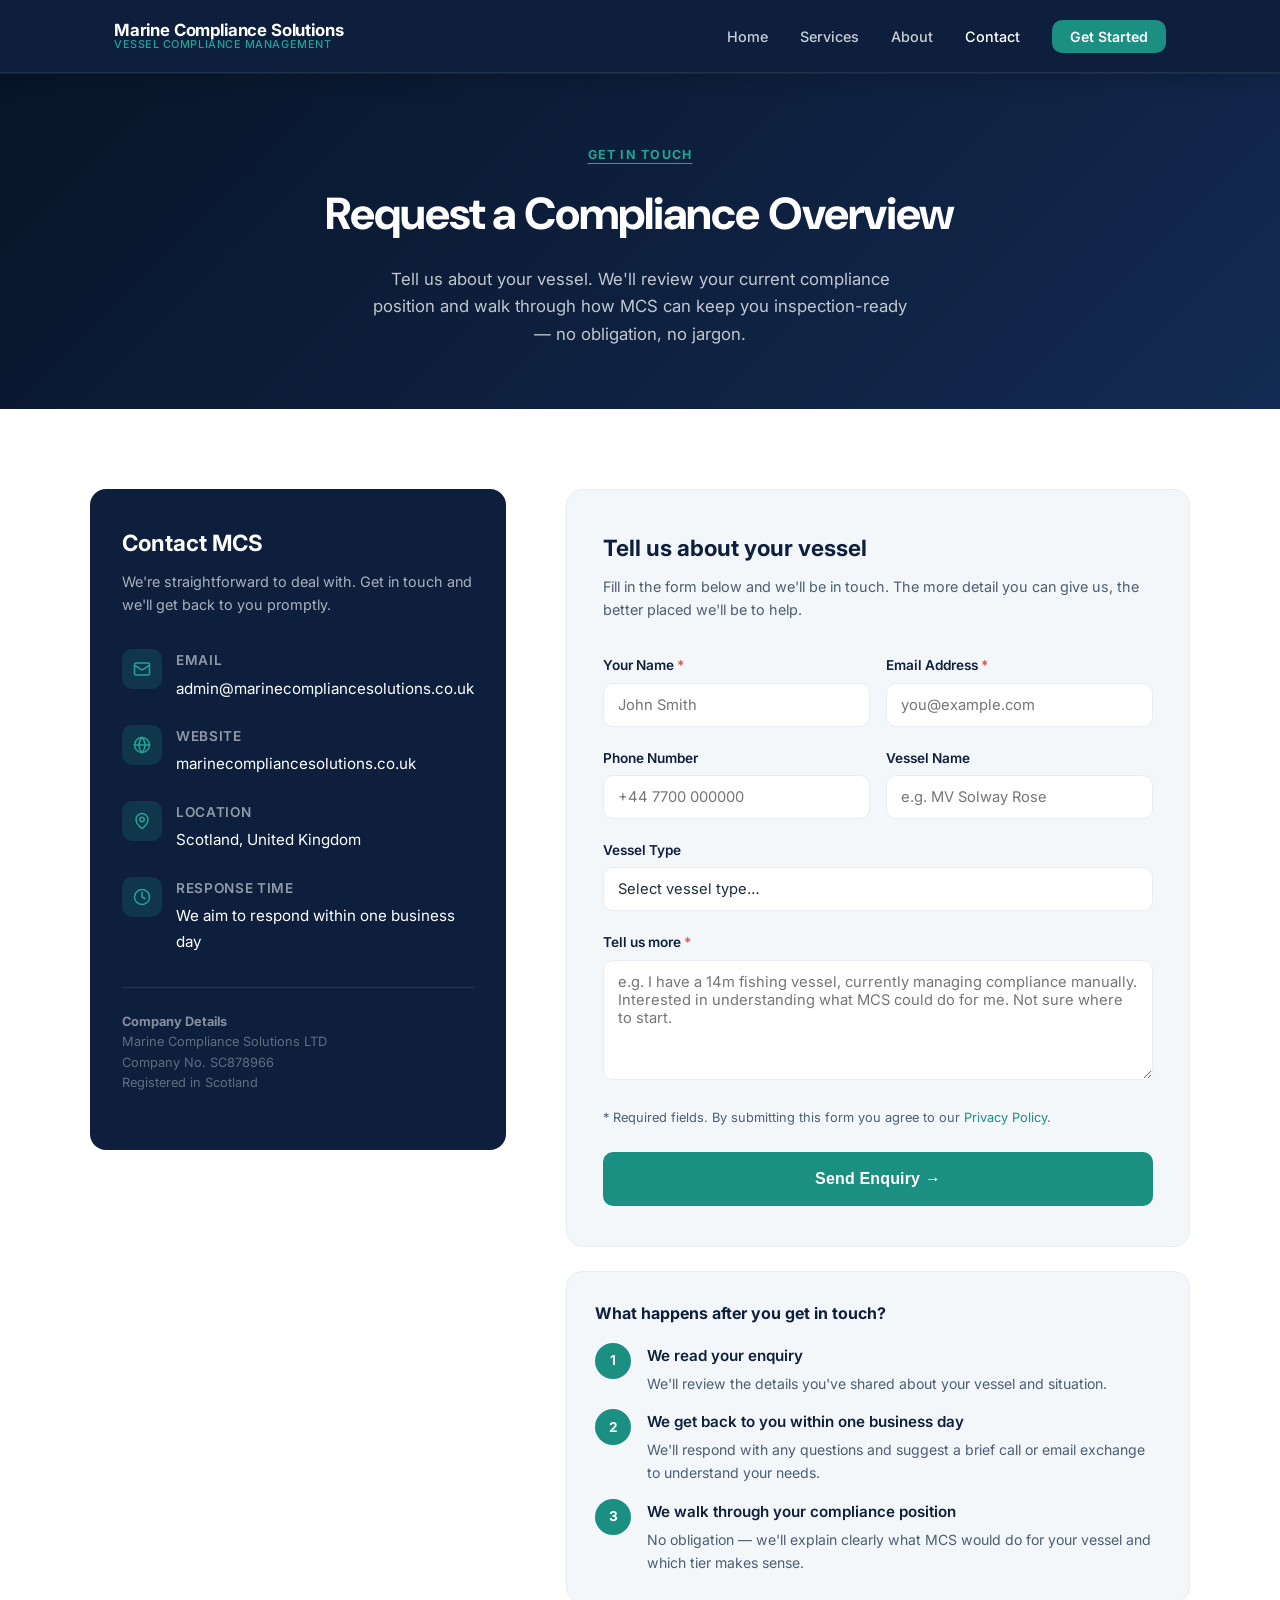
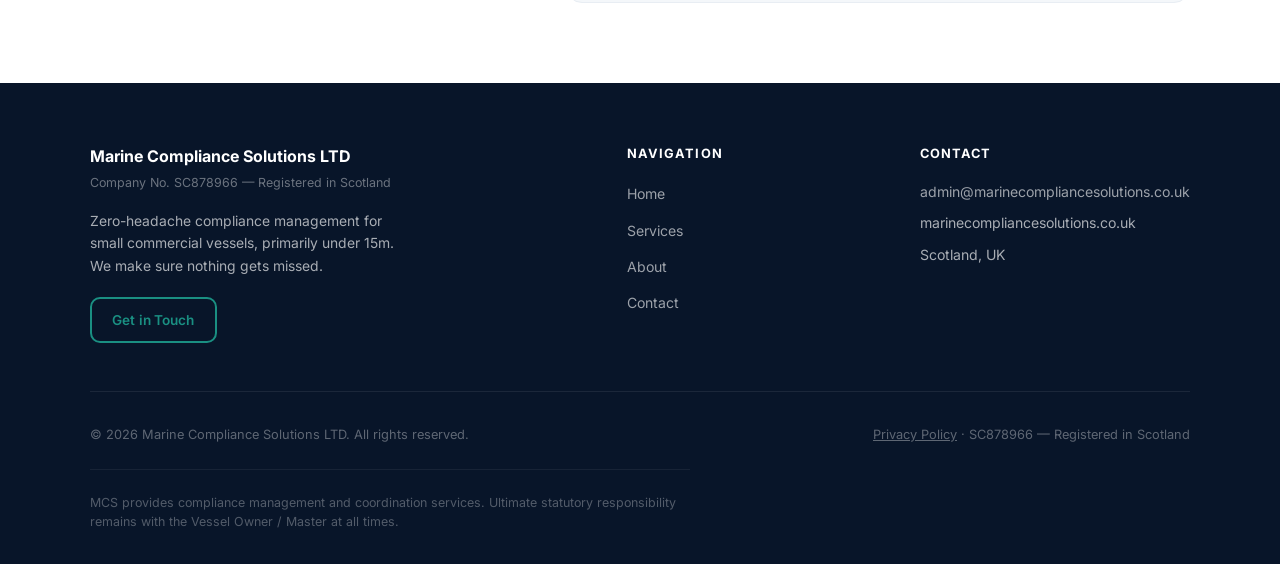
<file: contact.html>
<!DOCTYPE html>
<html lang="en">
<head>
  <meta charset="UTF-8" />
  <meta name="viewport" content="width=device-width, initial-scale=1.0" />
  <title>Contact — Marine Compliance Solutions</title>
  <link rel="icon" type="image/x-icon" href="/favicon.ico">
  <link rel="icon" type="image/png" sizes="32x32" href="/favicon-32x32.png">
  <link rel="icon" type="image/png" sizes="16x16" href="/favicon-16x16.png">
  <link rel="apple-touch-icon" sizes="180x180" href="/apple-touch-icon.png">
  <meta name="description" content="Get in touch with Marine Compliance Solutions. We'll review your vessel's compliance position and explain how we can help — no obligation." />
  <link rel="preconnect" href="https://fonts.googleapis.com" />
  <link rel="preconnect" href="https://fonts.gstatic.com" crossorigin />
  <link href="https://fonts.googleapis.com/css2?family=DM+Sans:wght@400;500;600;700;800&family=Inter:wght@400;500;600;700;800&display=swap" rel="stylesheet" />
  <link rel="stylesheet" href="styles.css" />
</head>
<body>

  <!-- HEADER -->
  <header class="site-header">
    <nav class="nav-inner" aria-label="Main navigation">
      <a href="index.html" class="nav-logo" aria-label="Marine Compliance Solutions Home">
        <span class="nav-logo-main">Marine Compliance Solutions</span>
        <span class="nav-logo-sub">Vessel Compliance Management</span>
      </a>

      <ul class="nav-links">
        <li><a href="index.html">Home</a></li>
        <li><a href="services.html">Services</a></li>
        <li><a href="about.html">About</a></li>
        <li><a href="contact.html">Contact</a></li>
        <li><a href="contact.html" class="nav-cta">Get Started</a></li>
      </ul>

      <button class="nav-hamburger" id="nav-hamburger" aria-expanded="false" aria-label="Open menu">
        <span></span><span></span><span></span>
      </button>
    </nav>

    <div class="nav-mobile" id="nav-mobile" aria-label="Mobile navigation">
      <ul>
        <li><a href="index.html">Home</a></li>
        <li><a href="services.html">Services</a></li>
        <li><a href="about.html">About</a></li>
        <li><a href="contact.html">Contact</a></li>
      </ul>
      <div class="mobile-cta">
        <a href="contact.html">Request a Compliance Overview</a>
      </div>
    </div>
  </header>

  <main>

    <!-- PAGE HERO -->
    <section class="page-hero">
      <span class="section-label" style="color:var(--teal-light);">Get in Touch</span>
      <h1>Request a Compliance Overview</h1>
      <p>Tell us about your vessel. We'll review your current compliance position and walk through how MCS can keep you inspection-ready — no obligation, no jargon.</p>
    </section>

    <!-- CONTACT SECTION -->
    <section class="contact-section">
      <div class="contact-inner">

        <!-- LEFT: Info Block -->
        <div class="contact-info-block">
          <h2>Contact MCS</h2>
          <p>We're straightforward to deal with. Get in touch and we'll get back to you promptly.</p>

          <div class="contact-detail">
            <div class="contact-detail-icon">
              <svg xmlns="http://www.w3.org/2000/svg" width="18" height="18" viewBox="0 0 24 24" fill="none" stroke="currentColor" stroke-width="2" stroke-linecap="round" stroke-linejoin="round"><rect x="2" y="4" width="20" height="16" rx="2"/><path d="m22 7-8.97 5.7a1.94 1.94 0 0 1-2.06 0L2 7"/></svg>
            </div>
            <div class="contact-detail-text">
              <strong>Email</strong>
              <a href="mailto:admin@marinecompliancesolutions.co.uk">admin@marinecompliancesolutions.co.uk</a>
            </div>
          </div>

          <div class="contact-detail">
            <div class="contact-detail-icon">
              <svg xmlns="http://www.w3.org/2000/svg" width="18" height="18" viewBox="0 0 24 24" fill="none" stroke="currentColor" stroke-width="2" stroke-linecap="round" stroke-linejoin="round"><circle cx="12" cy="12" r="10"/><path d="M12 2a14.5 14.5 0 0 0 0 20 14.5 14.5 0 0 0 0-20"/><path d="M2 12h20"/></svg>
            </div>
            <div class="contact-detail-text">
              <strong>Website</strong>
              <span>marinecompliancesolutions.co.uk</span>
            </div>
          </div>

          <div class="contact-detail">
            <div class="contact-detail-icon">
              <svg xmlns="http://www.w3.org/2000/svg" width="18" height="18" viewBox="0 0 24 24" fill="none" stroke="currentColor" stroke-width="2" stroke-linecap="round" stroke-linejoin="round"><path d="M20 10c0 6-8 12-8 12s-8-6-8-12a8 8 0 0 1 16 0Z"/><circle cx="12" cy="10" r="3"/></svg>
            </div>
            <div class="contact-detail-text">
              <strong>Location</strong>
              <span>Scotland, United Kingdom</span>
            </div>
          </div>

          <div class="contact-detail">
            <div class="contact-detail-icon">
              <svg xmlns="http://www.w3.org/2000/svg" width="18" height="18" viewBox="0 0 24 24" fill="none" stroke="currentColor" stroke-width="2" stroke-linecap="round" stroke-linejoin="round"><circle cx="12" cy="12" r="10"/><polyline points="12 6 12 12 16 14"/></svg>
            </div>
            <div class="contact-detail-text">
              <strong>Response Time</strong>
              <span>We aim to respond within one business day</span>
            </div>
          </div>

          <div class="contact-company-info">
            <strong style="color:rgba(255,255,255,0.5);">Company Details</strong><br />
            Marine Compliance Solutions LTD<br />
            Company No. SC878966<br />
            Registered in Scotland<br /><br />
          </div>
        </div>

        <!-- RIGHT: Form -->
        <div>
          <div class="contact-form-wrap" id="form-container">
            <h2>Tell us about your vessel</h2>
            <p>Fill in the form below and we'll be in touch. The more detail you can give us, the better placed we'll be to help.</p>

            <form id="contact-form" novalidate>
              <div class="form-row">
                <div class="form-group">
                  <label for="f-name">Your Name <span>*</span></label>
                  <input type="text" id="f-name" name="name" placeholder="John Smith" required autocomplete="name" />
                </div>
                <div class="form-group">
                  <label for="f-email">Email Address <span>*</span></label>
                  <input type="email" id="f-email" name="email" placeholder="you@example.com" required autocomplete="email" />
                </div>
              </div>

              <div class="form-row">
                <div class="form-group">
                  <label for="f-phone">Phone Number</label>
                  <input type="tel" id="f-phone" name="phone" placeholder="+44 7700 000000" autocomplete="tel" />
                </div>
                <div class="form-group">
                  <label for="f-vessel">Vessel Name</label>
                  <input type="text" id="f-vessel" name="vessel" placeholder="e.g. MV Solway Rose" />
                </div>
              </div>

              <div class="form-group">
                <label for="f-vessel-type">Vessel Type</label>
                <select id="f-vessel-type" name="vessel_type">
                  <option value="" disabled selected>Select vessel type…</option>
                  <option value="Fishing Vessel">Commercial Fishing Vessel</option>
                  <option value="Charter / Passenger">Charter / Passenger Craft</option>
                  <option value="Workboat">Workboat / Utility Vessel</option>
                  <option value="Dive Vessel">Dive Support Vessel</option>
                  <option value="Small Fleet">Small Fleet (2+ vessels)</option>
                  <option value="Other">Other</option>
                </select>
              </div>

              <div class="form-group">
                <label for="f-message">Tell us more <span>*</span></label>
                <textarea
                  id="f-message"
                  name="message"
                  placeholder="e.g. I have a 14m fishing vessel, currently managing compliance manually. Interested in understanding what MCS could do for me. Not sure where to start."
                  required
                ></textarea>
              </div>

              <p class="form-note">
                * Required fields. By submitting this form you agree to our <a href="/privacy-policy">Privacy Policy</a>.
              </p>

              <button type="submit" class="btn btn-primary" style="width:100%;font-size:1rem;padding:16px;">
                Send Enquiry →
              </button>
            </form>
          </div>

          <!-- WHAT HAPPENS NEXT -->
          <div style="margin-top:24px;background:var(--off-white);border-radius:var(--radius-lg);padding:28px 28px;border:1px solid var(--light-grey);">
            <h3 style="font-size:1rem;font-weight:700;color:var(--navy);margin-bottom:16px;">What happens after you get in touch?</h3>
            <div class="step" style="margin-bottom:14px;">
              <div class="step-num" style="background:var(--teal);flex-shrink:0;">1</div>
              <div class="step-body">
                <strong>We read your enquiry</strong>
                <p>We'll review the details you've shared about your vessel and situation.</p>
              </div>
            </div>
            <div class="step" style="margin-bottom:14px;">
              <div class="step-num" style="background:var(--teal);flex-shrink:0;">2</div>
              <div class="step-body">
                <strong>We get back to you within one business day</strong>
                <p>We'll respond with any questions and suggest a brief call or email exchange to understand your needs.</p>
              </div>
            </div>
            <div class="step">
              <div class="step-num" style="background:var(--teal);flex-shrink:0;">3</div>
              <div class="step-body">
                <strong>We walk through your compliance position</strong>
                <p>No obligation — we'll explain clearly what MCS would do for your vessel and which tier makes sense.</p>
              </div>
            </div>
          </div>
        </div>

      </div>
    </section>

  </main>

  <!-- FOOTER -->
  <footer class="site-footer">
    <div class="footer-inner">
      <div class="footer-top">
        <div>
          <div class="footer-brand-name">Marine Compliance Solutions LTD</div>
          <div class="footer-brand-reg">Company No. SC878966 — Registered in Scotland</div>
          <p class="footer-desc">Zero-headache compliance management for small commercial vessels, primarily under 15m. We make sure nothing gets missed.</p>
          <a href="contact.html" class="btn btn-outline-dark" style="font-size:0.85rem;padding:10px 20px;">Get in Touch</a>
        </div>
        <div class="footer-col">
          <h4>Navigation</h4>
          <ul>
            <li><a href="index.html">Home</a></li>
            <li><a href="services.html">Services</a></li>
            <li><a href="about.html">About</a></li>
            <li><a href="contact.html">Contact</a></li>
          </ul>
        </div>
        <div class="footer-col">
          <h4>Contact</h4>
          <div class="footer-contact-item">
            <a href="mailto:admin@marinecompliancesolutions.co.uk">admin@marinecompliancesolutions.co.uk</a>
          </div>
          <div class="footer-contact-item">
            <span>marinecompliancesolutions.co.uk</span>
          </div>
          <div class="footer-contact-item">
            <span>Scotland, UK</span>
          </div>
        </div>
      </div>

      <div class="footer-bottom">
        <span>© 2026 Marine Compliance Solutions LTD. All rights reserved.</span>
        <span><a href="/privacy-policy" style="color:inherit;text-decoration:underline;">Privacy Policy</a> · SC878966 — Registered in Scotland</span>
      </div>

      <div class="footer-disclaimer">
        MCS provides compliance management and coordination services. Ultimate statutory responsibility remains with the Vessel Owner / Master at all times.
      </div>
    </div>
  </footer>

  <script src="script.js"></script>
</body>
</html>
</file>
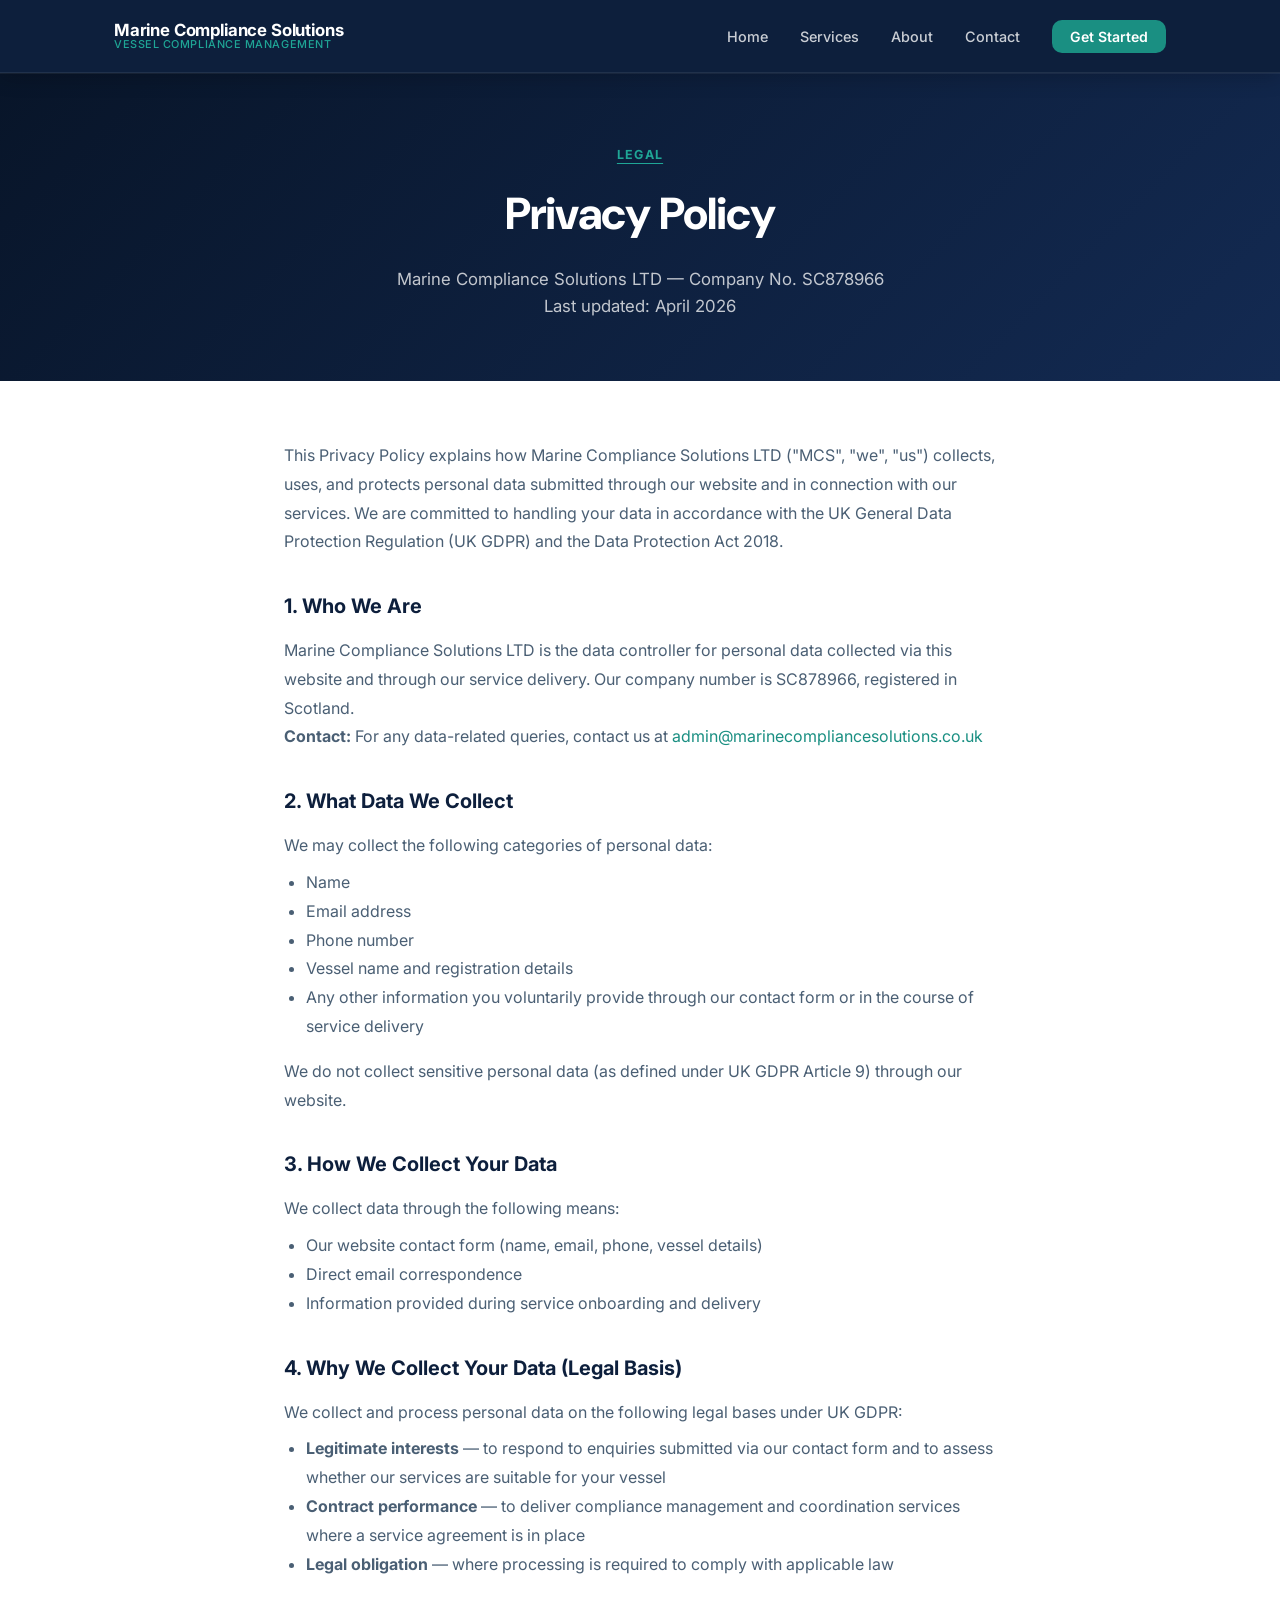
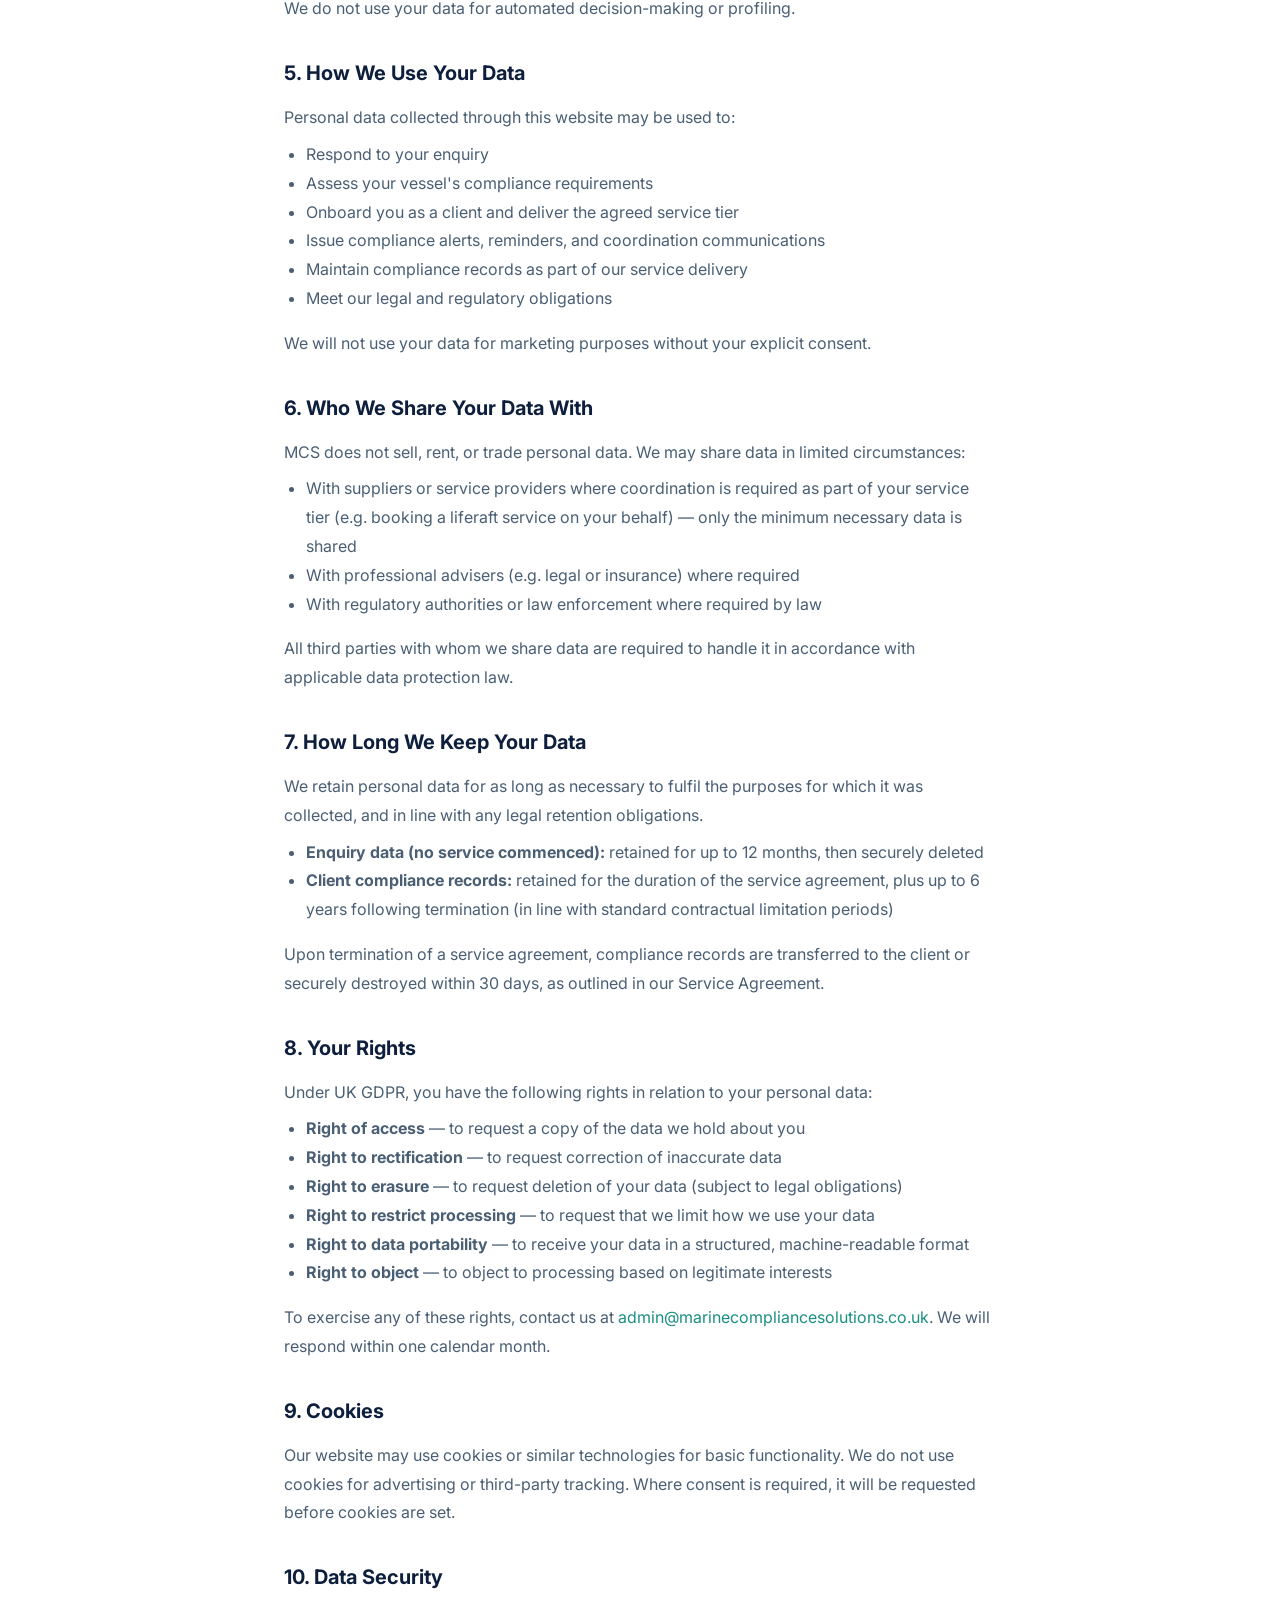
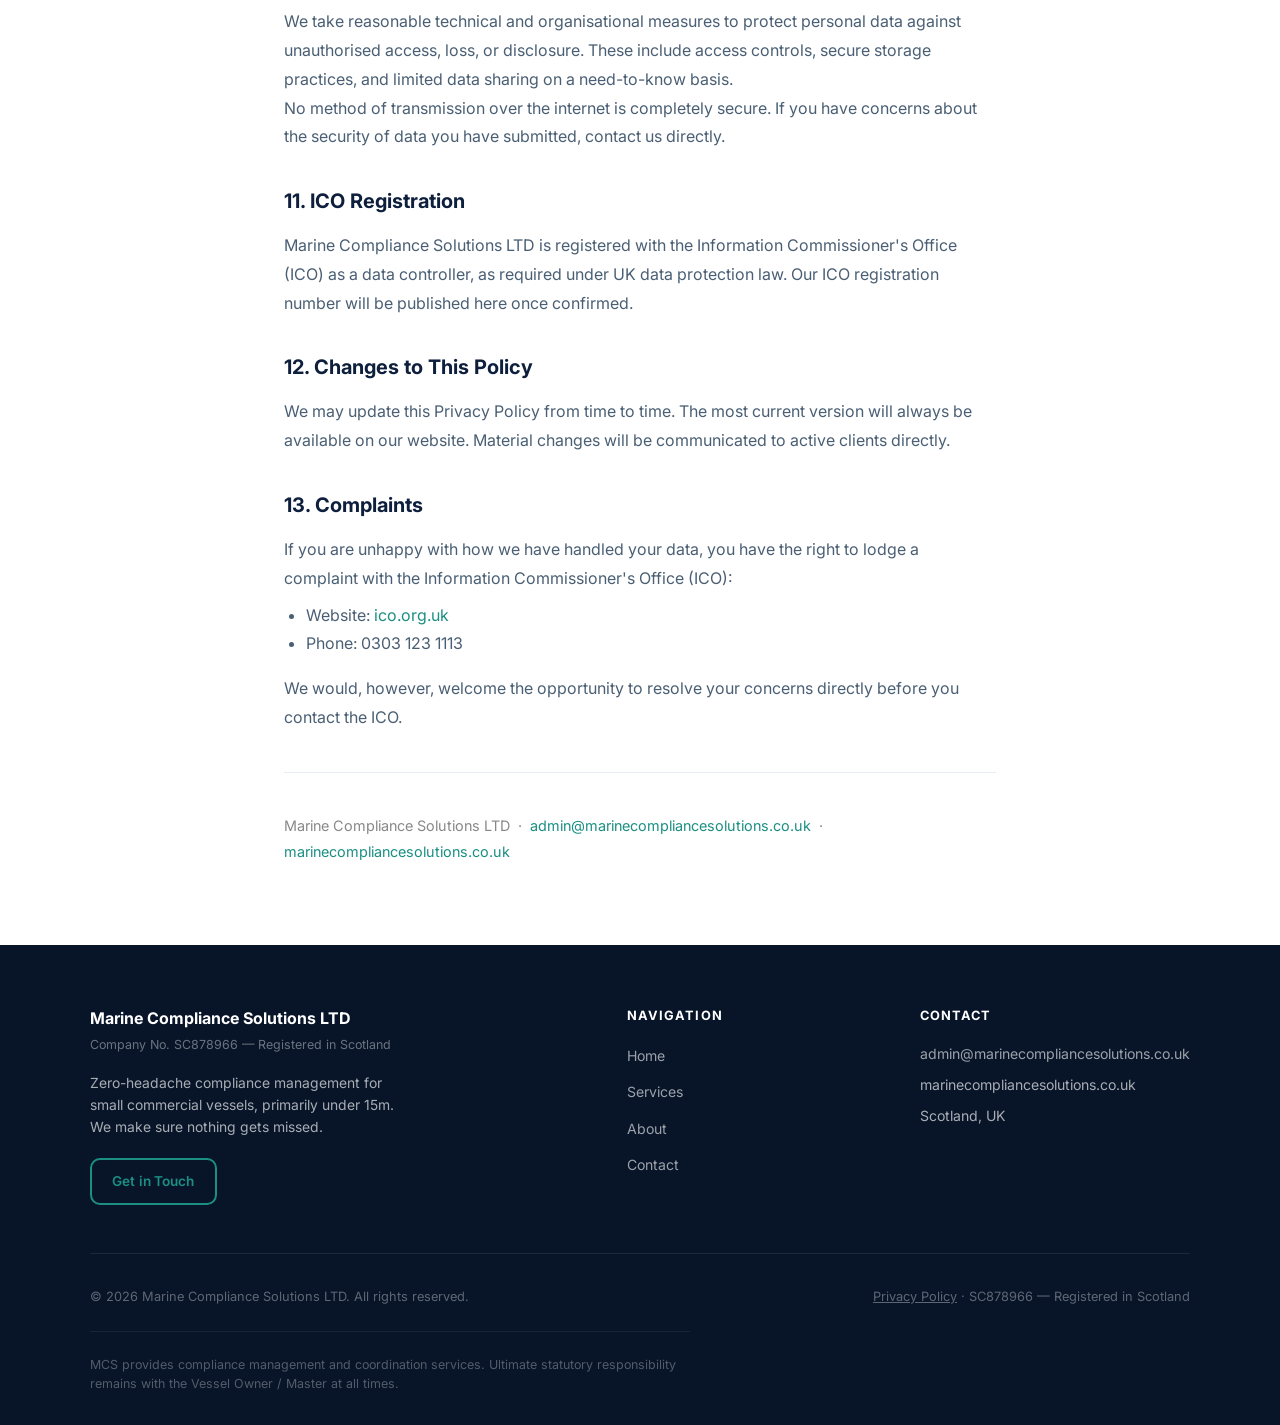
<file: privacy-policy.html>
<!DOCTYPE html>
<html lang="en">
<head>
  <meta charset="UTF-8" />
  <meta name="viewport" content="width=device-width, initial-scale=1.0" />
  <title>Privacy Policy — Marine Compliance Solutions</title>
  <link rel="icon" type="image/x-icon" href="/favicon.ico">
  <link rel="icon" type="image/png" sizes="32x32" href="/favicon-32x32.png">
  <link rel="icon" type="image/png" sizes="16x16" href="/favicon-16x16.png">
  <link rel="apple-touch-icon" sizes="180x180" href="/apple-touch-icon.png">
  <meta name="description" content="Privacy Policy for Marine Compliance Solutions LTD. How we collect, use, and protect your personal data." />
  <link rel="preconnect" href="https://fonts.googleapis.com" />
  <link rel="preconnect" href="https://fonts.gstatic.com" crossorigin />
  <link href="https://fonts.googleapis.com/css2?family=DM+Sans:wght@400;500;600;700;800&family=Inter:wght@400;500;600;700;800&display=swap" rel="stylesheet" />
  <link rel="stylesheet" href="styles.css" />
</head>
<body>

  <!-- HEADER -->
  <header class="site-header">
    <nav class="nav-inner" aria-label="Main navigation">
      <a href="index.html" class="nav-logo" aria-label="Marine Compliance Solutions Home">
        <span class="nav-logo-main">Marine Compliance Solutions</span>
        <span class="nav-logo-sub">Vessel Compliance Management</span>
      </a>

      <ul class="nav-links">
        <li><a href="index.html">Home</a></li>
        <li><a href="services.html">Services</a></li>
        <li><a href="about.html">About</a></li>
        <li><a href="contact.html">Contact</a></li>
        <li><a href="contact.html" class="nav-cta">Get Started</a></li>
      </ul>

      <button class="nav-hamburger" id="nav-hamburger" aria-expanded="false" aria-label="Open menu">
        <span></span><span></span><span></span>
      </button>
    </nav>

    <div class="nav-mobile" id="nav-mobile" aria-label="Mobile navigation">
      <ul>
        <li><a href="index.html">Home</a></li>
        <li><a href="services.html">Services</a></li>
        <li><a href="about.html">About</a></li>
        <li><a href="contact.html">Contact</a></li>
      </ul>
      <div class="mobile-cta">
        <a href="contact.html">Request a Compliance Overview</a>
      </div>
    </div>
  </header>

  <main>

    <!-- PAGE HERO -->
    <section class="page-hero">
      <span class="section-label" style="color:var(--teal-light);">Legal</span>
      <h1>Privacy Policy</h1>
      <p>Marine Compliance Solutions LTD — Company No. SC878966<br>Last updated: April 2026</p>
    </section>

    <!-- POLICY CONTENT -->
    <section style="padding: 60px 0 80px;">
      <div class="container" style="max-width: 760px;">

        <div style="color:var(--text-light);font-size:1rem;line-height:1.8;">

          <p>This Privacy Policy explains how Marine Compliance Solutions LTD ("MCS", "we", "us") collects, uses, and protects personal data submitted through our website and in connection with our services. We are committed to handling your data in accordance with the UK General Data Protection Regulation (UK GDPR) and the Data Protection Act 2018.</p>

          <h2 style="color:var(--navy);font-size:1.25rem;font-weight:700;margin:2rem 0 0.75rem;">1. Who We Are</h2>
          <p>Marine Compliance Solutions LTD is the data controller for personal data collected via this website and through our service delivery. Our company number is SC878966, registered in Scotland.</p>
          <p><strong>Contact:</strong> For any data-related queries, contact us at <a href="mailto:admin@marinecompliancesolutions.co.uk">admin@marinecompliancesolutions.co.uk</a></p>

          <h2 style="color:var(--navy);font-size:1.25rem;font-weight:700;margin:2rem 0 0.75rem;">2. What Data We Collect</h2>
          <p>We may collect the following categories of personal data:</p>
          <ul style="padding-left:1.4rem;margin:0.5rem 0 1rem;">
            <li>Name</li>
            <li>Email address</li>
            <li>Phone number</li>
            <li>Vessel name and registration details</li>
            <li>Any other information you voluntarily provide through our contact form or in the course of service delivery</li>
          </ul>
          <p>We do not collect sensitive personal data (as defined under UK GDPR Article 9) through our website.</p>

          <h2 style="color:var(--navy);font-size:1.25rem;font-weight:700;margin:2rem 0 0.75rem;">3. How We Collect Your Data</h2>
          <p>We collect data through the following means:</p>
          <ul style="padding-left:1.4rem;margin:0.5rem 0 1rem;">
            <li>Our website contact form (name, email, phone, vessel details)</li>
            <li>Direct email correspondence</li>
            <li>Information provided during service onboarding and delivery</li>
          </ul>

          <h2 style="color:var(--navy);font-size:1.25rem;font-weight:700;margin:2rem 0 0.75rem;">4. Why We Collect Your Data (Legal Basis)</h2>
          <p>We collect and process personal data on the following legal bases under UK GDPR:</p>
          <ul style="padding-left:1.4rem;margin:0.5rem 0 1rem;">
            <li><strong>Legitimate interests</strong> — to respond to enquiries submitted via our contact form and to assess whether our services are suitable for your vessel</li>
            <li><strong>Contract performance</strong> — to deliver compliance management and coordination services where a service agreement is in place</li>
            <li><strong>Legal obligation</strong> — where processing is required to comply with applicable law</li>
          </ul>
          <p>We do not use your data for automated decision-making or profiling.</p>

          <h2 style="color:var(--navy);font-size:1.25rem;font-weight:700;margin:2rem 0 0.75rem;">5. How We Use Your Data</h2>
          <p>Personal data collected through this website may be used to:</p>
          <ul style="padding-left:1.4rem;margin:0.5rem 0 1rem;">
            <li>Respond to your enquiry</li>
            <li>Assess your vessel's compliance requirements</li>
            <li>Onboard you as a client and deliver the agreed service tier</li>
            <li>Issue compliance alerts, reminders, and coordination communications</li>
            <li>Maintain compliance records as part of our service delivery</li>
            <li>Meet our legal and regulatory obligations</li>
          </ul>
          <p>We will not use your data for marketing purposes without your explicit consent.</p>

          <h2 style="color:var(--navy);font-size:1.25rem;font-weight:700;margin:2rem 0 0.75rem;">6. Who We Share Your Data With</h2>
          <p>MCS does not sell, rent, or trade personal data. We may share data in limited circumstances:</p>
          <ul style="padding-left:1.4rem;margin:0.5rem 0 1rem;">
            <li>With suppliers or service providers where coordination is required as part of your service tier (e.g. booking a liferaft service on your behalf) — only the minimum necessary data is shared</li>
            <li>With professional advisers (e.g. legal or insurance) where required</li>
            <li>With regulatory authorities or law enforcement where required by law</li>
          </ul>
          <p>All third parties with whom we share data are required to handle it in accordance with applicable data protection law.</p>

          <h2 style="color:var(--navy);font-size:1.25rem;font-weight:700;margin:2rem 0 0.75rem;">7. How Long We Keep Your Data</h2>
          <p>We retain personal data for as long as necessary to fulfil the purposes for which it was collected, and in line with any legal retention obligations.</p>
          <ul style="padding-left:1.4rem;margin:0.5rem 0 1rem;">
            <li><strong>Enquiry data (no service commenced):</strong> retained for up to 12 months, then securely deleted</li>
            <li><strong>Client compliance records:</strong> retained for the duration of the service agreement, plus up to 6 years following termination (in line with standard contractual limitation periods)</li>
          </ul>
          <p>Upon termination of a service agreement, compliance records are transferred to the client or securely destroyed within 30 days, as outlined in our Service Agreement.</p>

          <h2 style="color:var(--navy);font-size:1.25rem;font-weight:700;margin:2rem 0 0.75rem;">8. Your Rights</h2>
          <p>Under UK GDPR, you have the following rights in relation to your personal data:</p>
          <ul style="padding-left:1.4rem;margin:0.5rem 0 1rem;">
            <li><strong>Right of access</strong> — to request a copy of the data we hold about you</li>
            <li><strong>Right to rectification</strong> — to request correction of inaccurate data</li>
            <li><strong>Right to erasure</strong> — to request deletion of your data (subject to legal obligations)</li>
            <li><strong>Right to restrict processing</strong> — to request that we limit how we use your data</li>
            <li><strong>Right to data portability</strong> — to receive your data in a structured, machine-readable format</li>
            <li><strong>Right to object</strong> — to object to processing based on legitimate interests</li>
          </ul>
          <p>To exercise any of these rights, contact us at <a href="mailto:admin@marinecompliancesolutions.co.uk">admin@marinecompliancesolutions.co.uk</a>. We will respond within one calendar month.</p>

          <h2 style="color:var(--navy);font-size:1.25rem;font-weight:700;margin:2rem 0 0.75rem;">9. Cookies</h2>
          <p>Our website may use cookies or similar technologies for basic functionality. We do not use cookies for advertising or third-party tracking. Where consent is required, it will be requested before cookies are set.</p>

          <h2 style="color:var(--navy);font-size:1.25rem;font-weight:700;margin:2rem 0 0.75rem;">10. Data Security</h2>
          <p>We take reasonable technical and organisational measures to protect personal data against unauthorised access, loss, or disclosure. These include access controls, secure storage practices, and limited data sharing on a need-to-know basis.</p>
          <p>No method of transmission over the internet is completely secure. If you have concerns about the security of data you have submitted, contact us directly.</p>

          <h2 style="color:var(--navy);font-size:1.25rem;font-weight:700;margin:2rem 0 0.75rem;">11. ICO Registration</h2>
          <p>Marine Compliance Solutions LTD is registered with the Information Commissioner's Office (ICO) as a data controller, as required under UK data protection law. Our ICO registration number will be published here once confirmed.</p>

          <h2 style="color:var(--navy);font-size:1.25rem;font-weight:700;margin:2rem 0 0.75rem;">12. Changes to This Policy</h2>
          <p>We may update this Privacy Policy from time to time. The most current version will always be available on our website. Material changes will be communicated to active clients directly.</p>

          <h2 style="color:var(--navy);font-size:1.25rem;font-weight:700;margin:2rem 0 0.75rem;">13. Complaints</h2>
          <p>If you are unhappy with how we have handled your data, you have the right to lodge a complaint with the Information Commissioner's Office (ICO):</p>
          <ul style="padding-left:1.4rem;margin:0.5rem 0 1rem;">
            <li>Website: <a href="https://ico.org.uk" target="_blank" rel="noopener">ico.org.uk</a></li>
            <li>Phone: 0303 123 1113</li>
          </ul>
          <p>We would, however, welcome the opportunity to resolve your concerns directly before you contact the ICO.</p>

          <hr style="border:none;border-top:1px solid var(--light-grey);margin:2.5rem 0;" />

          <p style="font-size:0.9rem;color:#888;">
            Marine Compliance Solutions LTD &nbsp;·&nbsp;
            <a href="mailto:admin@marinecompliancesolutions.co.uk">admin@marinecompliancesolutions.co.uk</a> &nbsp;·&nbsp;
            <a href="index.html">marinecompliancesolutions.co.uk</a>
          </p>

        </div>
      </div>
    </section>

  </main>

  <!-- FOOTER -->
  <footer class="site-footer">
    <div class="footer-inner">
      <div class="footer-top">
        <div>
          <div class="footer-brand-name">Marine Compliance Solutions LTD</div>
          <div class="footer-brand-reg">Company No. SC878966 — Registered in Scotland</div>
          <p class="footer-desc">Zero-headache compliance management for small commercial vessels, primarily under 15m. We make sure nothing gets missed.</p>
          <a href="contact.html" class="btn btn-outline-dark" style="font-size:0.85rem;padding:10px 20px;">Get in Touch</a>
        </div>
        <div class="footer-col">
          <h4>Navigation</h4>
          <ul>
            <li><a href="index.html">Home</a></li>
            <li><a href="services.html">Services</a></li>
            <li><a href="about.html">About</a></li>
            <li><a href="contact.html">Contact</a></li>
          </ul>
        </div>
        <div class="footer-col">
          <h4>Contact</h4>
          <div class="footer-contact-item">
            <a href="mailto:admin@marinecompliancesolutions.co.uk">admin@marinecompliancesolutions.co.uk</a>
          </div>
          <div class="footer-contact-item">
            <span>marinecompliancesolutions.co.uk</span>
          </div>
          <div class="footer-contact-item">
            <span>Scotland, UK</span>
          </div>
        </div>
      </div>

      <div class="footer-bottom">
        <span>© 2026 Marine Compliance Solutions LTD. All rights reserved.</span>
        <span><a href="/privacy-policy" style="color:inherit;text-decoration:underline;">Privacy Policy</a> · SC878966 — Registered in Scotland</span>
      </div>

      <div class="footer-disclaimer">
        MCS provides compliance management and coordination services. Ultimate statutory responsibility remains with the Vessel Owner / Master at all times.
      </div>
    </div>
  </footer>

  <script src="script.js"></script>
</body>
</html>
</file>
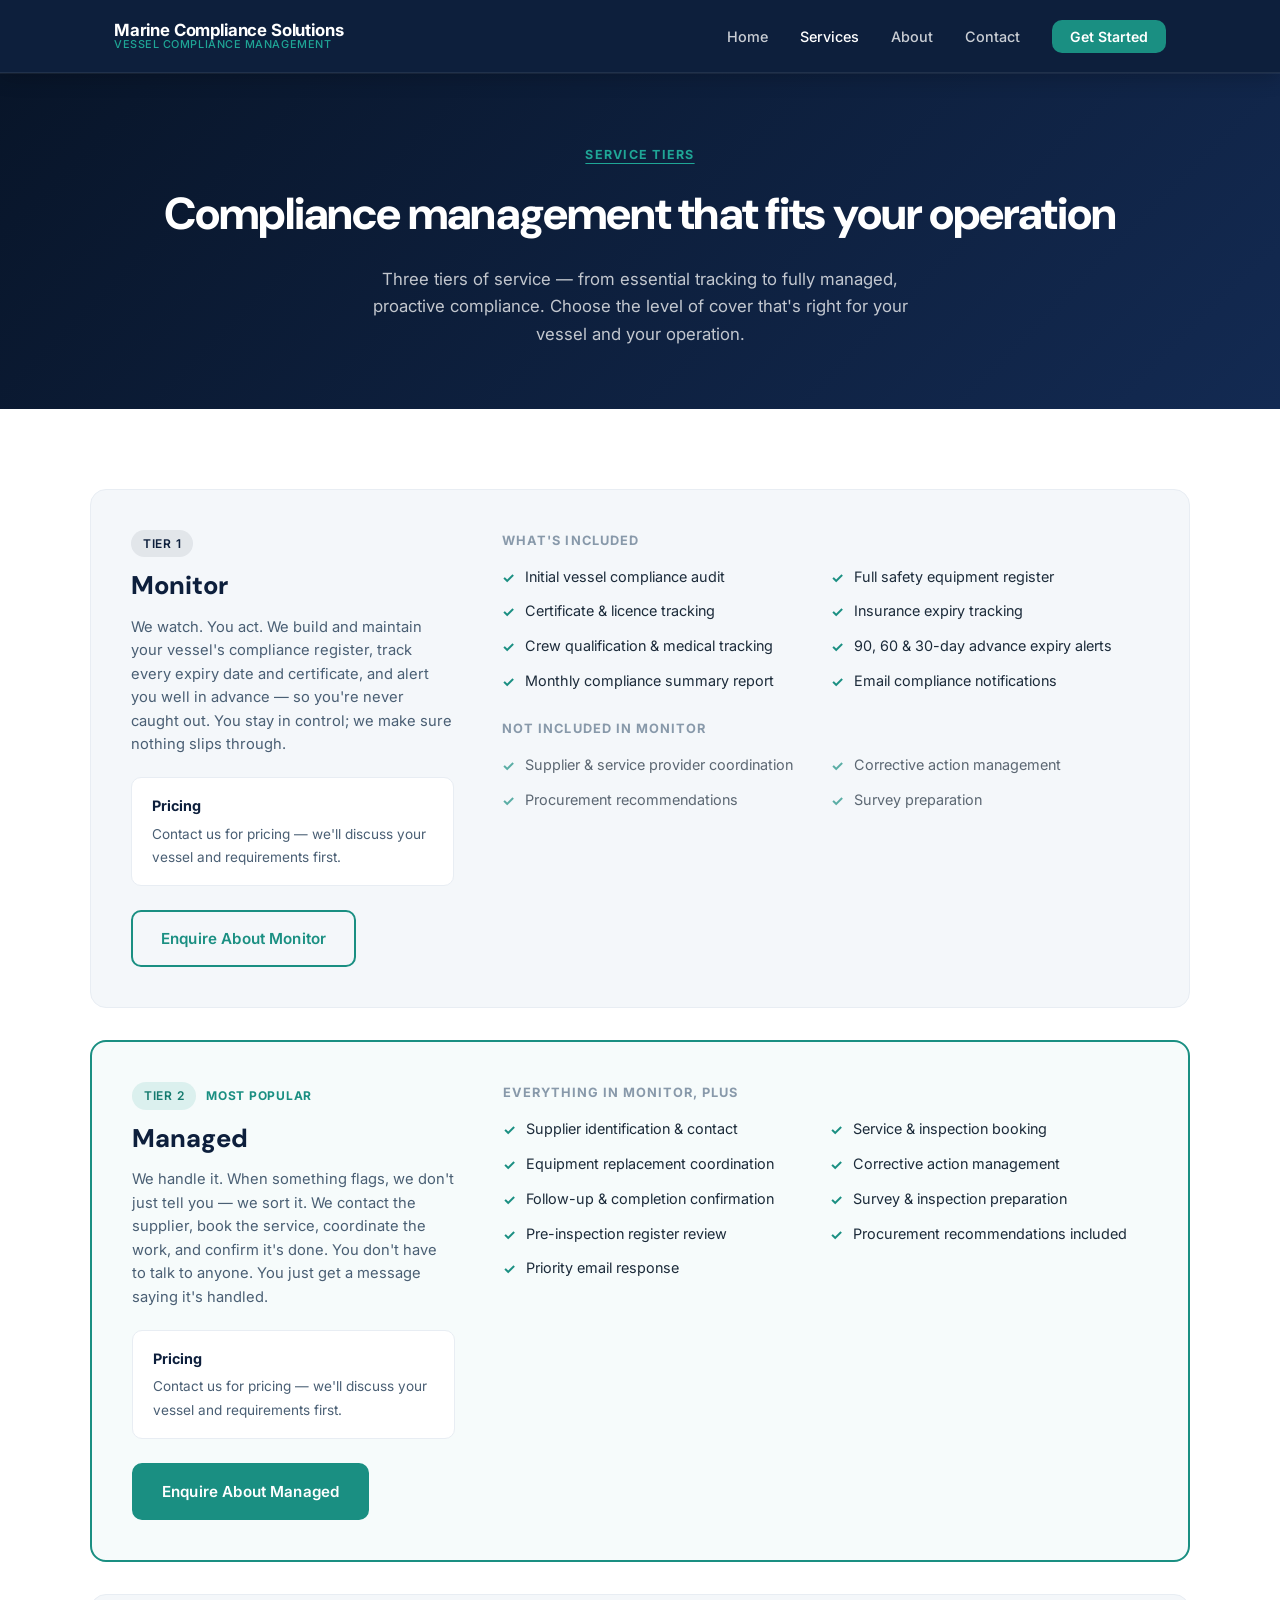
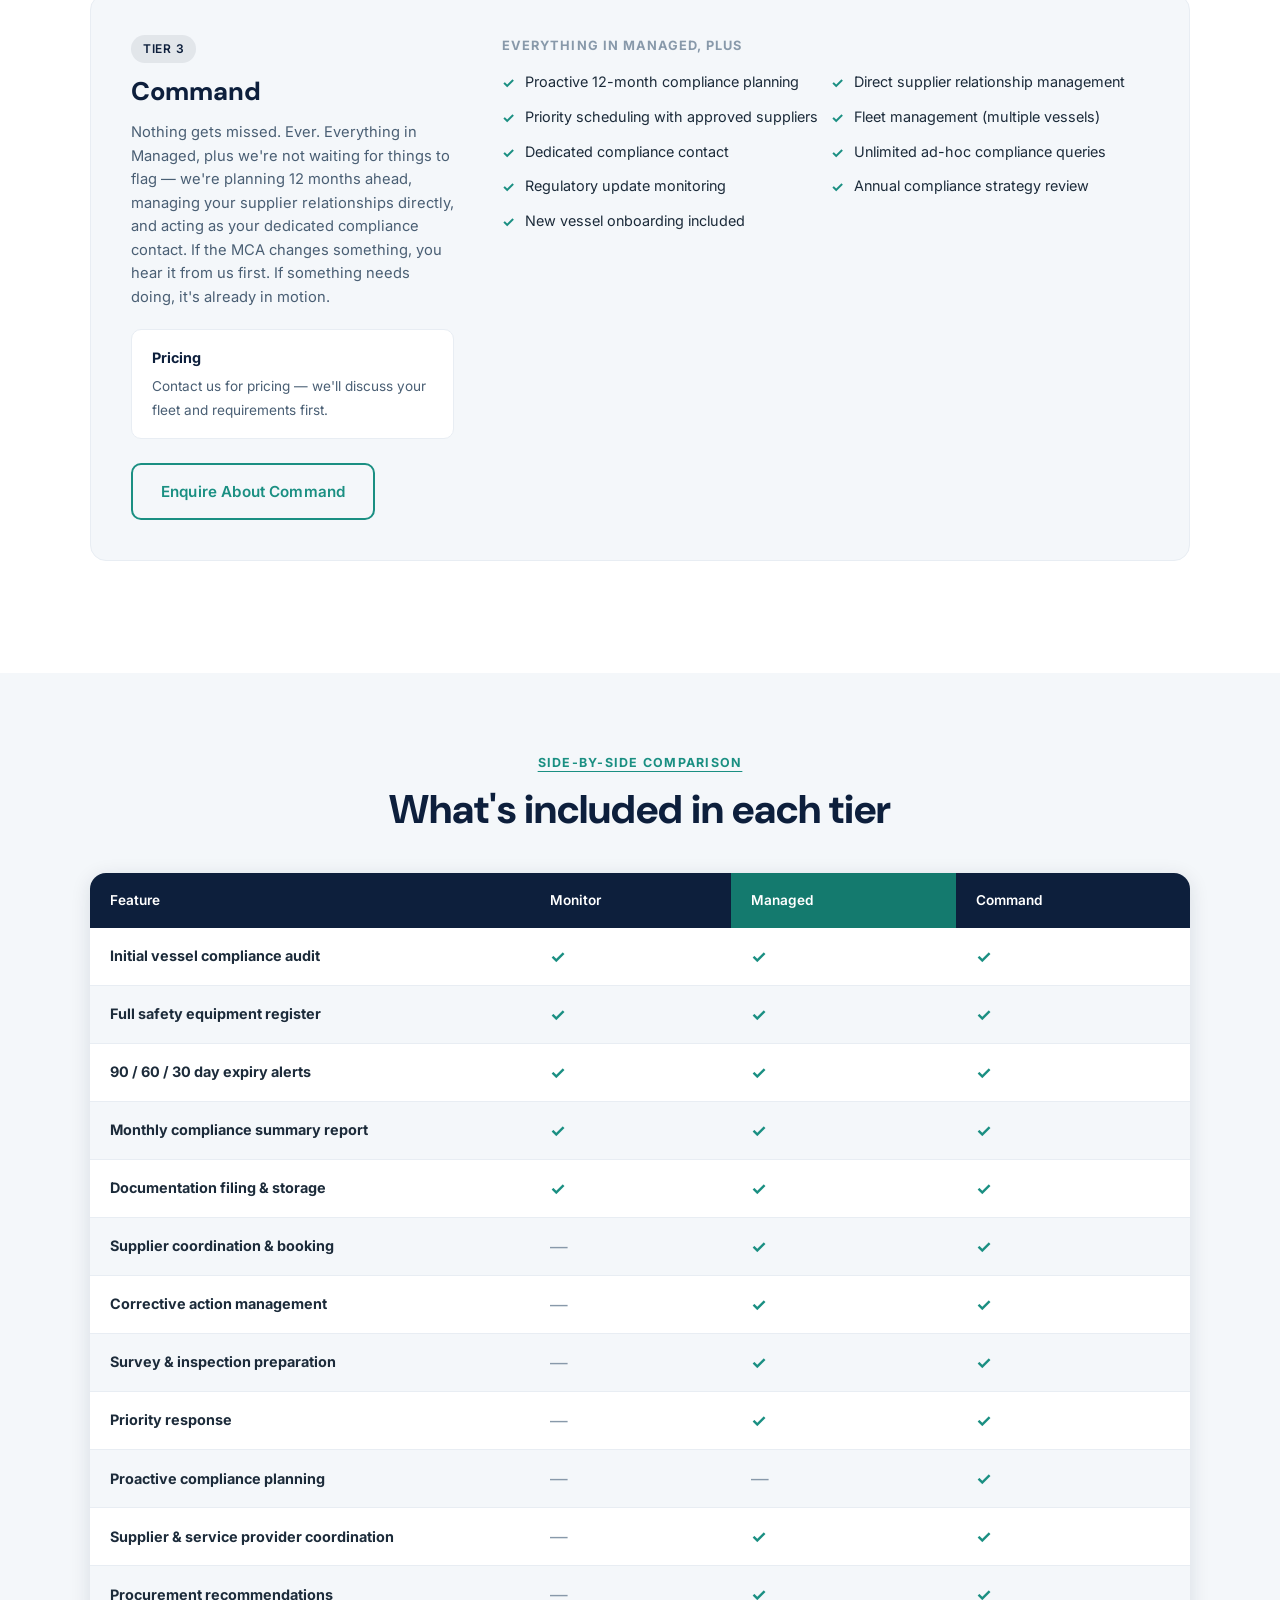
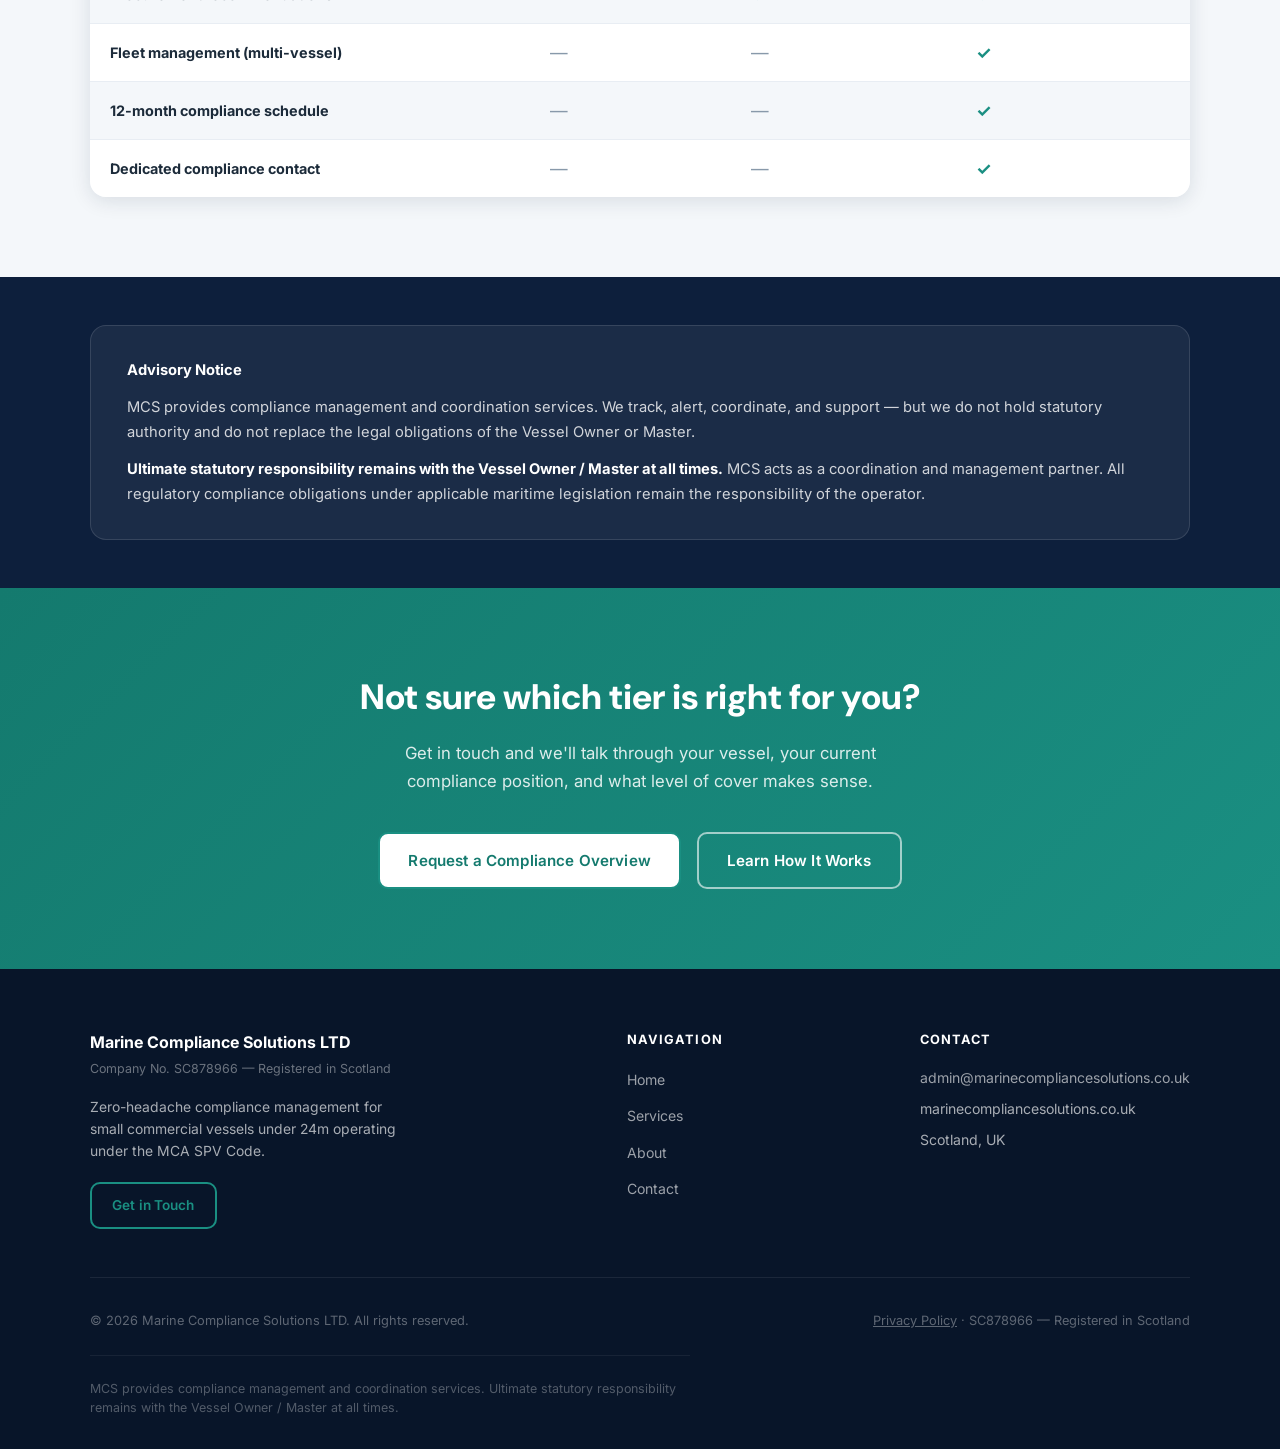
<file: services.html>
<!DOCTYPE html>
<html lang="en">
<head>
  <meta charset="UTF-8" />
  <meta name="viewport" content="width=device-width, initial-scale=1.0" />
  <title>Services — Marine Compliance Solutions</title>
  <link rel="icon" type="image/x-icon" href="/favicon.ico">
  <link rel="icon" type="image/png" sizes="32x32" href="/favicon-32x32.png">
  <link rel="icon" type="image/png" sizes="16x16" href="/favicon-16x16.png">
  <link rel="apple-touch-icon" sizes="180x180" href="/apple-touch-icon.png">
  <meta name="description" content="Three service tiers — Monitor, Managed, and Command — to keep your vessel inspection-ready. Full breakdown of inclusions for each tier." />
  <link rel="preconnect" href="https://fonts.googleapis.com" />
  <link rel="preconnect" href="https://fonts.gstatic.com" crossorigin />
  <link href="https://fonts.googleapis.com/css2?family=DM+Sans:wght@400;500;600;700;800&family=Inter:wght@400;500;600;700;800&display=swap" rel="stylesheet" />
  <link rel="stylesheet" href="styles.css" />
</head>
<body>

  <!-- HEADER -->
  <header class="site-header">
    <nav class="nav-inner" aria-label="Main navigation">
      <a href="index.html" class="nav-logo" aria-label="Marine Compliance Solutions Home">
        <span class="nav-logo-main">Marine Compliance Solutions</span>
        <span class="nav-logo-sub">Vessel Compliance Management</span>
      </a>

      <ul class="nav-links">
        <li><a href="index.html">Home</a></li>
        <li><a href="services.html">Services</a></li>
        <li><a href="about.html">About</a></li>
        <li><a href="contact.html">Contact</a></li>
        <li><a href="contact.html" class="nav-cta">Get Started</a></li>
      </ul>

      <button class="nav-hamburger" id="nav-hamburger" aria-expanded="false" aria-label="Open menu">
        <span></span><span></span><span></span>
      </button>
    </nav>

    <div class="nav-mobile" id="nav-mobile" aria-label="Mobile navigation">
      <ul>
        <li><a href="index.html">Home</a></li>
        <li><a href="services.html">Services</a></li>
        <li><a href="about.html">About</a></li>
        <li><a href="contact.html">Contact</a></li>
      </ul>
      <div class="mobile-cta">
        <a href="contact.html">Request a Compliance Overview</a>
      </div>
    </div>
  </header>

  <main>

    <!-- PAGE HERO -->
    <section class="page-hero">
      <span class="section-label" style="color:var(--teal-light);">Service Tiers</span>
      <h1>Compliance management that fits your operation</h1>
      <p>Three tiers of service — from essential tracking to fully managed, proactive compliance. Choose the level of cover that's right for your vessel and your operation.</p>
    </section>

    <!-- SERVICES TIERS FULL DETAIL -->
    <section class="services-tiers">
      <div class="services-inner">

        <!-- MONITOR -->
        <div class="tier-full" id="monitor">
          <div>
            <div class="tier-full-label">
              <span class="tag tag-navy">Tier 1</span>
            </div>
            <div class="tier-full-name">Monitor</div>
            <p class="tier-full-desc">
              We watch. You act. We build and maintain your vessel's compliance register, track every expiry date and certificate, and alert you well in advance — so you're never caught out. You stay in control; we make sure nothing slips through.
            </p>
            <div class="tier-full-price">
              <strong>Pricing</strong>
              <span>Contact us for pricing — we'll discuss your vessel and requirements first.</span>
            </div>
            <div style="margin-top:24px;">
              <a href="contact.html" class="btn btn-outline-dark">Enquire About Monitor</a>
            </div>
          </div>

          <div class="tier-full-right">
            <h4>What's included</h4>
            <ul class="tier-full-list">
              <li>Initial vessel compliance audit</li>
              <li>Full safety equipment register</li>
              <li>Certificate &amp; licence tracking</li>
              <li>Insurance expiry tracking</li>
              <li>Crew qualification &amp; medical tracking</li>
              <li>90, 60 &amp; 30-day advance expiry alerts</li>
              <li>Monthly compliance summary report</li>
              <li>Email compliance notifications</li>
            </ul>

            <h4>Not included in Monitor</h4>
            <ul class="tier-full-list" style="opacity:0.7;">
              <li>Supplier &amp; service provider coordination</li>
              <li>Corrective action management</li>
              <li>Procurement recommendations</li>
              <li>Survey preparation</li>
            </ul>
          </div>
        </div>

        <!-- MANAGED -->
        <div class="tier-full featured" id="managed">
          <div>
            <div class="tier-full-label">
              <span class="tag tag-teal">Tier 2</span>
              <span style="font-size:0.75rem;font-weight:700;color:var(--teal);text-transform:uppercase;letter-spacing:0.06em;">Most Popular</span>
            </div>
            <div class="tier-full-name">Managed</div>
            <p class="tier-full-desc">
              We handle it. When something flags, we don't just tell you — we sort it. We contact the supplier, book the service, coordinate the work, and confirm it's done. You don't have to talk to anyone. You just get a message saying it's handled.
            </p>
            <div class="tier-full-price">
              <strong>Pricing</strong>
              <span>Contact us for pricing — we'll discuss your vessel and requirements first.</span>
            </div>
            <div style="margin-top:24px;">
              <a href="contact.html" class="btn btn-primary">Enquire About Managed</a>
            </div>
          </div>

          <div class="tier-full-right">
            <h4>Everything in Monitor, plus</h4>
            <ul class="tier-full-list">
              <li>Supplier identification &amp; contact</li>
              <li>Service &amp; inspection booking</li>
              <li>Equipment replacement coordination</li>
              <li>Corrective action management</li>
              <li>Follow-up &amp; completion confirmation</li>
              <li>Survey &amp; inspection preparation</li>
              <li>Pre-inspection register review</li>
              <li>Procurement recommendations included</li>
              <li>Priority email response</li>
            </ul>
          </div>
        </div>

        <!-- COMMAND -->
        <div class="tier-full" id="command">
          <div>
            <div class="tier-full-label">
              <span class="tag tag-navy">Tier 3</span>
            </div>
            <div class="tier-full-name">Command</div>
            <p class="tier-full-desc">
              Nothing gets missed. Ever. Everything in Managed, plus we're not waiting for things to flag — we're planning 12 months ahead, managing your supplier relationships directly, and acting as your dedicated compliance contact. If the MCA changes something, you hear it from us first. If something needs doing, it's already in motion.
            </p>
            <div class="tier-full-price">
              <strong>Pricing</strong>
              <span>Contact us for pricing — we'll discuss your fleet and requirements first.</span>
            </div>
            <div style="margin-top:24px;">
              <a href="contact.html" class="btn btn-outline-dark">Enquire About Command</a>
            </div>
          </div>

          <div class="tier-full-right">
            <h4>Everything in Managed, plus</h4>
            <ul class="tier-full-list">
              <li>Proactive 12-month compliance planning</li>
              <li>Direct supplier relationship management</li>
              <li>Priority scheduling with approved suppliers</li>
              <li>Fleet management (multiple vessels)</li>
              <li>Dedicated compliance contact</li>
              <li>Unlimited ad-hoc compliance queries</li>
              <li>Regulatory update monitoring</li>
              <li>Annual compliance strategy review</li>
              <li>New vessel onboarding included</li>
            </ul>
          </div>
        </div>

      </div>
    </section>

    <!-- COMPARISON TABLE -->
    <section class="comparison-table">
      <div class="comparison-inner">
        <div class="text-center">
          <span class="section-label">Side-by-Side Comparison</span>
          <h2 class="section-heading">What's included in each tier</h2>
        </div>

        <div class="table-wrap">
          <table>
            <thead>
              <tr>
                <th style="width:40%;">Feature</th>
                <th>Monitor</th>
                <th class="featured-col">Managed</th>
                <th>Command</th>
              </tr>
            </thead>
            <tbody>
              <tr>
                <td><strong>Initial vessel compliance audit</strong></td>
                <td class="check-yes">✓</td>
                <td class="check-yes">✓</td>
                <td class="check-yes">✓</td>
              </tr>
              <tr>
                <td><strong>Full safety equipment register</strong></td>
                <td class="check-yes">✓</td>
                <td class="check-yes">✓</td>
                <td class="check-yes">✓</td>
              </tr>
              <tr>
                <td><strong>90 / 60 / 30 day expiry alerts</strong></td>
                <td class="check-yes">✓</td>
                <td class="check-yes">✓</td>
                <td class="check-yes">✓</td>
              </tr>
              <tr>
                <td><strong>Monthly compliance summary report</strong></td>
                <td class="check-yes">✓</td>
                <td class="check-yes">✓</td>
                <td class="check-yes">✓</td>
              </tr>
              <tr>
                <td><strong>Documentation filing &amp; storage</strong></td>
                <td class="check-yes">✓</td>
                <td class="check-yes">✓</td>
                <td class="check-yes">✓</td>
              </tr>
              <tr>
                <td><strong>Supplier coordination &amp; booking</strong></td>
                <td class="check-no">—</td>
                <td class="check-yes">✓</td>
                <td class="check-yes">✓</td>
              </tr>
              <tr>
                <td><strong>Corrective action management</strong></td>
                <td class="check-no">—</td>
                <td class="check-yes">✓</td>
                <td class="check-yes">✓</td>
              </tr>
              <tr>
                <td><strong>Survey &amp; inspection preparation</strong></td>
                <td class="check-no">—</td>
                <td class="check-yes">✓</td>
                <td class="check-yes">✓</td>
              </tr>
              <tr>
                <td><strong>Priority response</strong></td>
                <td class="check-no">—</td>
                <td class="check-yes">✓</td>
                <td class="check-yes">✓</td>
              </tr>
              <tr>
                <td><strong>Proactive compliance planning</strong></td>
                <td class="check-no">—</td>
                <td class="check-no">—</td>
                <td class="check-yes">✓</td>
              </tr>
              <tr>
                <td><strong>Supplier &amp; service provider coordination</strong></td>
                <td class="check-no">—</td>
                <td class="check-yes">✓</td>
                <td class="check-yes">✓</td>
              </tr>
              <tr>
                <td><strong>Procurement recommendations</strong></td>
                <td class="check-no">—</td>
                <td class="check-yes">✓</td>
                <td class="check-yes">✓</td>
              </tr>
              <tr>
                <td><strong>Fleet management (multi-vessel)</strong></td>
                <td class="check-no">—</td>
                <td class="check-no">—</td>
                <td class="check-yes">✓</td>
              </tr>
              <tr>
                <td><strong>12-month compliance schedule</strong></td>
                <td class="check-no">—</td>
                <td class="check-no">—</td>
                <td class="check-yes">✓</td>
              </tr>
              <tr>
                <td><strong>Dedicated compliance contact</strong></td>
                <td class="check-no">—</td>
                <td class="check-no">—</td>
                <td class="check-yes">✓</td>
              </tr>
            </tbody>
          </table>
        </div>
      </div>
    </section>

    <!-- ADVISORY NOTICE -->
    <section class="advisory-notice">
      <div class="advisory-inner">
        <div class="advisory-box">
          <strong>Advisory Notice</strong>
          <p style="margin-top:12px;">
            MCS provides compliance management and coordination services. We track, alert, coordinate, and support — but we do not hold statutory authority and do not replace the legal obligations of the Vessel Owner or Master.
          </p>
          <p style="margin-top:12px;">
            <strong>Ultimate statutory responsibility remains with the Vessel Owner / Master at all times.</strong> MCS acts as a coordination and management partner. All regulatory compliance obligations under applicable maritime legislation remain the responsibility of the operator.
          </p>
        </div>
      </div>
    </section>

    <!-- CTA BAND -->
    <section class="cta-band">
      <div class="container">
        <h2>Not sure which tier is right for you?</h2>
        <p>Get in touch and we'll talk through your vessel, your current compliance position, and what level of cover makes sense.</p>
        <div class="cta-actions">
          <a href="contact.html" class="btn btn-primary" style="background:var(--white);color:var(--teal-dark);">Request a Compliance Overview</a>
          <a href="about.html" class="btn btn-outline">Learn How It Works</a>
        </div>
      </div>
    </section>

  </main>

  <!-- FOOTER -->
  <footer class="site-footer">
    <div class="footer-inner">
      <div class="footer-top">
        <div>
          <div class="footer-brand-name">Marine Compliance Solutions LTD</div>
          <div class="footer-brand-reg">Company No. SC878966 — Registered in Scotland</div>
          <p class="footer-desc">Zero-headache compliance management for small commercial vessels under 24m operating under the MCA SPV Code.</p>
          <a href="contact.html" class="btn btn-outline-dark" style="font-size:0.85rem;padding:10px 20px;">Get in Touch</a>
        </div>
        <div class="footer-col">
          <h4>Navigation</h4>
          <ul>
            <li><a href="index.html">Home</a></li>
            <li><a href="services.html">Services</a></li>
            <li><a href="about.html">About</a></li>
            <li><a href="contact.html">Contact</a></li>
          </ul>
        </div>
        <div class="footer-col">
          <h4>Contact</h4>
          <div class="footer-contact-item">
            <a href="mailto:admin@marinecompliancesolutions.co.uk">admin@marinecompliancesolutions.co.uk</a>
          </div>
          <div class="footer-contact-item">
            <span>marinecompliancesolutions.co.uk</span>
          </div>
          <div class="footer-contact-item">
            <span>Scotland, UK</span>
          </div>
        </div>
      </div>

      <div class="footer-bottom">
        <span>© 2026 Marine Compliance Solutions LTD. All rights reserved.</span>
        <span><a href="/privacy-policy" style="color:inherit;text-decoration:underline;">Privacy Policy</a> · SC878966 — Registered in Scotland</span>
      </div>

      <div class="footer-disclaimer">
        MCS provides compliance management and coordination services. Ultimate statutory responsibility remains with the Vessel Owner / Master at all times.
      </div>
    </div>
  </footer>

  <script src="script.js"></script>
</body>
</html>
</file>
<file: styles.css>
/* =============================================
   Marine Compliance Solutions — Main Stylesheet
   ============================================= */

/* --- Reset & Base --- */
*, *::before, *::after {
  box-sizing: border-box;
  margin: 0;
  padding: 0;
}

html, body {
  margin: 0;
  padding: 0;
}

:root {
  --navy:       #0d1f3c;
  --navy-dark:  #081529;
  --navy-mid:   #132a52;
  --teal:       #1a8f82;
  --teal-light: #1fa696;
  --teal-dark:  #147a6e;
  --white:      #ffffff;
  --off-white:  #f4f7fa;
  --light-grey: #e8edf3;
  --mid-grey:   #8899aa;
  --text:       #1c2b3a;
  --text-light: #4a5f74;

  --font-sans: 'Inter', 'Segoe UI', system-ui, sans-serif;
  --font-heading: 'DM Sans', 'Inter', system-ui, sans-serif;
  --font-size-base: 16px;
  --line-height: 1.65;

  --radius: 10px;
  --radius-lg: 16px;
  --shadow-sm: 0 2px 8px rgba(13,31,60,0.08);
  --shadow-md: 0 4px 20px rgba(13,31,60,0.12);
  --shadow-lg: 0 8px 40px rgba(13,31,60,0.18);

  --max-width: 1100px;
  --section-pad: 80px 24px;
  --section-pad-sm: 48px 24px;
}

html {
  scroll-behavior: smooth;
  font-size: var(--font-size-base);
}

body {
  font-family: var(--font-sans);
  color: var(--text);
  background: var(--white);
  line-height: var(--line-height);
  -webkit-font-smoothing: antialiased;
}

img { max-width: 100%; display: block; }
a { color: var(--teal); text-decoration: none; }
a:hover { color: var(--teal-dark); }

/* --- Utility --- */
.container {
  max-width: var(--max-width);
  margin: 0 auto;
  padding: 0 24px;
}

.btn {
  display: inline-block;
  padding: 14px 28px;
  border-radius: 10px;
  font-weight: 600;
  font-size: 0.95rem;
  letter-spacing: 0.01em;
  cursor: pointer;
  transition: all 0.2s ease;
  border: 2px solid transparent;
  text-align: center;
  white-space: nowrap;
}

.btn-primary {
  background: var(--teal);
  color: var(--white);
  border-color: var(--teal);
}
.btn-primary:hover {
  background: var(--teal-dark);
  border-color: var(--teal-dark);
  color: var(--white);
  transform: translateY(-1px);
  box-shadow: 0 4px 16px rgba(26,143,130,0.35);
}

.btn-outline {
  background: transparent;
  color: var(--white);
  border-color: rgba(255,255,255,0.6);
}
.btn-outline:hover {
  background: rgba(255,255,255,0.1);
  border-color: var(--white);
  color: var(--white);
}

.btn-outline-dark {
  background: transparent;
  color: var(--teal);
  border-color: var(--teal);
}
.btn-outline-dark:hover {
  background: var(--teal);
  color: var(--white);
}

.tag {
  display: inline-block;
  padding: 4px 12px;
  border-radius: 100px;
  font-size: 0.75rem;
  font-weight: 600;
  letter-spacing: 0.06em;
  text-transform: uppercase;
}
.tag-teal { background: rgba(26,158,143,0.12); color: var(--teal-dark); }
.tag-navy { background: rgba(13,31,60,0.08); color: var(--navy); }

.section-label {
  font-size: 0.78rem;
  font-weight: 700;
  letter-spacing: 0.1em;
  text-transform: uppercase;
  color: var(--teal);
  margin-bottom: 12px;
  display: block;
  text-decoration: underline;
  text-underline-offset: 4px;
}

.section-heading {
  font-family: var(--font-heading);
  font-size: clamp(1.75rem, 4vw, 2.5rem);
  font-weight: 800;
  color: var(--navy);
  line-height: 1.2;
  margin-bottom: 16px;
}

.section-sub {
  font-size: 1.05rem;
  color: var(--text-light);
  max-width: 580px;
  margin-bottom: 40px;
}

.text-center { text-align: center; }
.text-center .section-sub { margin-left: auto; margin-right: auto; }

/* --- Header / Nav --- */
.site-header {
  position: sticky;
  top: 0;
  z-index: 100;
  background: var(--navy);
  border-bottom: 1px solid rgba(255,255,255,0.08);
  box-shadow: 0 1px 0 rgba(255,255,255,0.06), 0 4px 20px rgba(0,0,0,0.2);
}

.nav-inner {
  display: flex;
  align-items: center;
  justify-content: space-between;
  height: 72px;
  padding: 0 24px;
  max-width: var(--max-width);
  margin: 0 auto;
}

.nav-logo {
  display: flex;
  flex-direction: column;
  line-height: 1.1;
}

.nav-logo-main {
  font-size: 1.05rem;
  font-weight: 700;
  color: var(--white);
  letter-spacing: -0.01em;
}

.nav-logo-sub {
  font-size: 0.68rem;
  color: var(--teal-light);
  font-weight: 500;
  letter-spacing: 0.05em;
  text-transform: uppercase;
}

.nav-links {
  display: flex;
  align-items: center;
  gap: 32px;
  list-style: none;
}

.nav-links a {
  color: rgba(255,255,255,0.78);
  font-size: 0.9rem;
  font-weight: 500;
  transition: color 0.2s;
}
.nav-links a:hover,
.nav-links a.active { color: var(--white); }

.nav-cta {
  background: var(--teal);
  color: var(--white) !important;
  padding: 8px 18px;
  border-radius: var(--radius);
  font-weight: 600 !important;
  font-size: 0.88rem !important;
  transition: background 0.2s !important;
}
.nav-cta:hover { background: var(--teal-dark) !important; color: var(--white) !important; }

.nav-hamburger {
  display: none;
  flex-direction: column;
  gap: 5px;
  cursor: pointer;
  padding: 6px;
  background: none;
  border: none;
}
.nav-hamburger span {
  display: block;
  width: 24px;
  height: 2px;
  background: var(--white);
  border-radius: 2px;
  transition: all 0.3s ease;
}

.nav-hamburger.open span:nth-child(1) { transform: translateY(7px) rotate(45deg); }
.nav-hamburger.open span:nth-child(2) { opacity: 0; }
.nav-hamburger.open span:nth-child(3) { transform: translateY(-7px) rotate(-45deg); }

.nav-mobile {
  display: none;
  background: var(--navy-dark);
  border-top: 1px solid rgba(255,255,255,0.08);
}
.nav-mobile.open { display: block; }
.nav-mobile ul {
  list-style: none;
  padding: 16px 24px 24px;
  display: flex;
  flex-direction: column;
  gap: 4px;
}
.nav-mobile ul a {
  display: block;
  padding: 10px 0;
  color: rgba(255,255,255,0.8);
  font-size: 1rem;
  font-weight: 500;
  border-bottom: 1px solid rgba(255,255,255,0.06);
}
.nav-mobile ul a:last-child { border-bottom: none; }
.nav-mobile .mobile-cta {
  margin-top: 16px;
}
.nav-mobile .mobile-cta a {
  display: block;
  text-align: center;
  background: var(--teal);
  color: var(--white);
  padding: 12px;
  border-radius: var(--radius);
  font-weight: 600;
  border-bottom: none !important;
}

/* --- Hero --- */
.hero {
  background: linear-gradient(160deg, #060f1e 0%, var(--navy-dark) 50%, var(--navy) 100%);
  color: var(--white);
  padding: 100px 24px 80px;
  position: relative;
  overflow: hidden;
}

.hero::before {
  content: '';
  position: absolute;
  inset: 0;
  background: url("data:image/svg+xml,%3Csvg width='60' height='60' viewBox='0 0 60 60' xmlns='http://www.w3.org/2000/svg'%3E%3Cg fill='none' fill-rule='evenodd'%3E%3Cg fill='%23ffffff' fill-opacity='0.02'%3E%3Cpath d='M36 34v-4h-2v4h-4v2h4v4h2v-4h4v-2h-4zm0-30V0h-2v4h-4v2h4v4h2V6h4V4h-4zM6 34v-4H4v4H0v2h4v4h2v-4h4v-2H6zM6 4V0H4v4H0v2h4v4h2V6h4V4H6z'/%3E%3C/g%3E%3C/g%3E%3C/svg%3E");
}

.hero-inner {
  position: relative;
  max-width: var(--max-width);
  margin: 0 auto;
  display: grid;
  grid-template-columns: 1fr 1fr;
  gap: 60px;
  align-items: center;
}

.hero-accent-line {
  width: 40px;
  height: 2px;
  background: var(--teal-light);
  margin-bottom: 12px;
}

.hero-label {
  display: inline-block;
  background: rgba(26,143,130,0.2);
  color: var(--teal-light);
  padding: 6px 14px;
  border-radius: 100px;
  font-size: 0.78rem;
  font-weight: 600;
  letter-spacing: 0.08em;
  text-transform: uppercase;
  margin-bottom: 20px;
  border: 1px solid rgba(26,143,130,0.3);
  text-decoration: none;
}

.hero h1 {
  font-family: var(--font-heading);
  font-size: clamp(2rem, 5vw, 3.2rem);
  font-weight: 800;
  line-height: 1.1;
  margin-bottom: 20px;
  letter-spacing: -0.02em;
}

.hero h1 em {
  font-style: normal;
  color: var(--teal-light);
}

.hero-sub {
  font-size: 1.1rem;
  color: rgba(255,255,255,0.75);
  margin-bottom: 36px;
  line-height: 1.6;
  max-width: 480px;
}

.hero-actions {
  display: flex;
  gap: 16px;
  flex-wrap: wrap;
}

.hero-card {
  background: rgba(255,255,255,0.06);
  border: 1px solid rgba(255,255,255,0.12);
  border-left: 3px solid var(--teal);
  border-radius: var(--radius-lg);
  padding: 32px;
  backdrop-filter: blur(4px);
}

.hero-card-title {
  font-size: 0.8rem;
  font-weight: 600;
  color: var(--teal-light);
  text-transform: uppercase;
  letter-spacing: 0.08em;
  margin-bottom: 20px;
}

.hero-stats {
  display: flex;
  flex-direction: column;
  gap: 16px;
}

.hero-stat {
  display: flex;
  align-items: center;
  gap: 12px;
}

.hero-stat-icon {
  width: 36px;
  height: 36px;
  background: rgba(26,143,130,0.15);
  border: 1px solid rgba(26,143,130,0.35);
  border-radius: 6px;
  display: flex;
  align-items: center;
  justify-content: center;
  font-size: 0.9rem;
  font-weight: 700;
  color: var(--teal-light);
  flex-shrink: 0;
  line-height: 1;
}

.hero-stat-text {
  font-size: 0.9rem;
  color: rgba(255,255,255,0.85);
  font-weight: 500;
}

/* --- Problem Section --- */
.problem {
  padding: var(--section-pad);
  background: var(--off-white);
}

.problem-grid {
  display: grid;
  grid-template-columns: 1fr 1fr;
  gap: 60px;
  align-items: center;
  max-width: var(--max-width);
  margin: 0 auto;
}

.pain-list {
  list-style: none;
  display: flex;
  flex-direction: column;
  gap: 16px;
  margin-top: 32px;
}

.pain-item {
  display: block;
  background: var(--white);
  border-radius: var(--radius);
  padding: 16px 20px;
  border-left: 3px solid #e05252;
  box-shadow: var(--shadow-sm);
}

.pain-item strong {
  display: block;
  font-weight: 600;
  color: var(--navy);
  margin-bottom: 2px;
  font-size: 0.95rem;
}

.pain-item p {
  font-size: 0.88rem;
  color: var(--text-light);
}

.problem-visual {
  background: var(--navy);
  border-radius: var(--radius-lg);
  padding: 36px;
  color: var(--white);
}

.problem-visual-title {
  font-size: 0.8rem;
  color: var(--teal-light);
  font-weight: 600;
  text-transform: uppercase;
  letter-spacing: 0.08em;
  margin-bottom: 20px;
}

.expiry-item {
  display: flex;
  align-items: center;
  justify-content: space-between;
  padding: 12px 0;
  border-bottom: 1px solid rgba(255,255,255,0.08);
  font-size: 0.9rem;
}
.expiry-item:last-child { border-bottom: none; }

.expiry-name { color: rgba(255,255,255,0.85); font-weight: 500; }
.expiry-date { color: var(--mid-grey); font-size: 0.82rem; }

.expiry-status {
  padding: 3px 10px;
  border-radius: 100px;
  font-size: 0.72rem;
  font-weight: 700;
  text-transform: uppercase;
  letter-spacing: 0.04em;
}
.status-ok { background: rgba(26,158,143,0.2); color: var(--teal-light); }
.status-warn { background: rgba(255,180,0,0.2); color: #ffb400; }
.status-urgent { background: rgba(224,82,82,0.2); color: #e05252; }

/* --- Solution Section --- */
.solution {
  padding: var(--section-pad);
  background: var(--white);
}

.solution-inner {
  max-width: var(--max-width);
  margin: 0 auto;
}

.solution-intro {
  display: grid;
  grid-template-columns: 1fr 1fr;
  gap: 60px;
  align-items: center;
  margin-bottom: 60px;
}

.how-it-works {
  display: flex;
  flex-direction: column;
  gap: 24px;
  margin-top: 32px;
}

.step {
  display: flex;
  gap: 16px;
  align-items: flex-start;
}

.step-num {
  width: 36px;
  height: 36px;
  background: var(--teal);
  color: var(--white);
  border-radius: 50%;
  display: flex;
  align-items: center;
  justify-content: center;
  font-weight: 700;
  font-size: 0.85rem;
  flex-shrink: 0;
}

.step-body strong {
  display: block;
  font-weight: 600;
  color: var(--navy);
  margin-bottom: 4px;
  font-size: 0.95rem;
}

.step-body p {
  font-size: 0.88rem;
  color: var(--text-light);
}

.solution-features {
  display: grid;
  grid-template-columns: repeat(3, 1fr);
  gap: 24px;
}

.feature-card {
  background: var(--off-white);
  border-radius: var(--radius-lg);
  padding: 28px 24px;
  border: 1px solid var(--light-grey);
  border-top: 3px solid var(--teal);
  transition: box-shadow 0.2s, transform 0.2s;
}
.feature-card:hover {
  box-shadow: var(--shadow-md);
  transform: translateY(-2px);
}

.feature-card h3 {
  font-size: 1rem;
  font-weight: 700;
  color: var(--navy);
  margin-bottom: 8px;
}

.feature-card p {
  font-size: 0.88rem;
  color: var(--text-light);
}

/* --- Service Tiers (homepage overview) --- */
.tiers-section {
  padding: var(--section-pad);
  background: var(--navy);
  color: var(--white);
}

.tiers-section .section-heading { color: var(--white); }
.tiers-section .section-sub { color: rgba(255,255,255,0.65); }

.tiers-grid {
  display: grid;
  grid-template-columns: repeat(3, 1fr);
  gap: 24px;
  max-width: var(--max-width);
  margin: 0 auto;
  margin-top: 48px;
}

.tier-card {
  background: rgba(255,255,255,0.06);
  border: 1px solid rgba(255,255,255,0.1);
  border-radius: var(--radius-lg);
  padding: 32px 28px;
  position: relative;
  transition: all 0.2s;
}
.tier-card:hover {
  background: rgba(255,255,255,0.09);
  transform: translateY(-3px);
  box-shadow: 0 12px 40px rgba(0,0,0,0.3);
}

.tier-card.featured {
  border-color: var(--teal);
  background: rgba(26,158,143,0.1);
}

.tier-badge {
  position: absolute;
  top: -12px;
  left: 50%;
  transform: translateX(-50%);
  background: var(--teal);
  color: var(--white);
  font-size: 0.7rem;
  font-weight: 700;
  padding: 4px 14px;
  border-radius: 100px;
  letter-spacing: 0.06em;
  text-transform: uppercase;
  white-space: nowrap;
}

.tier-name {
  font-family: var(--font-heading);
  font-size: 1.3rem;
  font-weight: 800;
  color: var(--white);
  margin-bottom: 8px;
}

.tier-tagline {
  font-size: 0.88rem;
  color: rgba(255,255,255,0.6);
  margin-bottom: 24px;
}

.tier-includes {
  list-style: none;
  display: flex;
  flex-direction: column;
  gap: 10px;
  margin-bottom: 28px;
}

.tier-includes li {
  display: flex;
  align-items: flex-start;
  gap: 10px;
  font-size: 0.88rem;
  color: rgba(255,255,255,0.85);
}

.tier-includes li::before {
  content: '✓';
  color: var(--teal-light);
  font-weight: 700;
  flex-shrink: 0;
  margin-top: 1px;
}

/* --- Who We Work With --- */
.vessels {
  padding: var(--section-pad);
  background: var(--off-white);
}

.vessels-inner {
  max-width: var(--max-width);
  margin: 0 auto;
}

.vessels-grid {
  display: grid;
  grid-template-columns: repeat(4, 1fr);
  gap: 16px;
  margin-top: 40px;
}

.vessel-card {
  background: var(--white);
  border-radius: var(--radius-lg);
  padding: 28px;
  border: 1px solid var(--light-grey);
  transition: box-shadow 0.2s, transform 0.2s;
}
.vessel-card:hover {
  box-shadow: var(--shadow-md);
  transform: translateY(-2px);
}

.vessel-category-label {
  font-size: 0.68rem;
  font-weight: 700;
  letter-spacing: 0.1em;
  text-transform: uppercase;
  color: var(--teal-dark);
  border-bottom: 1px solid var(--light-grey);
  padding-bottom: 12px;
  margin-bottom: 14px;
  display: block;
  text-decoration: none;
}

.vessel-card h3 { font-size: 0.95rem; font-weight: 700; color: var(--navy); margin-bottom: 6px; }
.vessel-card p { font-size: 0.83rem; color: var(--text-light); }

/* --- Trust Signals --- */
.trust {
  padding: var(--section-pad);
  background: var(--white);
}

.trust-inner {
  max-width: var(--max-width);
  margin: 0 auto;
}

.trust-grid {
  display: grid;
  grid-template-columns: repeat(3, 1fr);
  gap: 24px;
  margin-top: 48px;
}

.trust-card {
  border-radius: var(--radius-lg);
  padding: 32px 28px;
  background: var(--off-white);
  border: 1px solid var(--light-grey);
  border-top: 3px solid var(--teal);
}

.trust-card h3 {
  font-size: 1rem;
  font-weight: 700;
  color: var(--navy);
  margin-bottom: 8px;
}

.trust-card p {
  font-size: 0.88rem;
  color: var(--text-light);
}

/* --- CTA Band --- */
.cta-band {
  padding: 80px 24px;
  background: linear-gradient(135deg, #147a6e 0%, #1a8f82 100%);
  color: var(--white);
  text-align: center;
}

.cta-band h2 {
  font-family: var(--font-heading);
  font-size: clamp(1.6rem, 3.5vw, 2.2rem);
  font-weight: 800;
  margin-bottom: 14px;
}

.cta-band p {
  font-size: 1.05rem;
  color: rgba(255,255,255,0.85);
  margin-bottom: 36px;
  max-width: 500px;
  margin-left: auto;
  margin-right: auto;
}

.cta-actions { display: flex; gap: 16px; justify-content: center; flex-wrap: wrap; }

/* --- Footer --- */
.site-footer {
  background: var(--navy-dark);
  color: rgba(255,255,255,0.65);
  padding: 60px 24px 32px;
}

.footer-inner {
  max-width: var(--max-width);
  margin: 0 auto;
}

.footer-top {
  display: grid;
  grid-template-columns: 2fr 1fr 1fr;
  gap: 48px;
  padding-bottom: 48px;
  border-bottom: 1px solid rgba(255,255,255,0.08);
  margin-bottom: 32px;
}

.footer-brand-name {
  font-size: 1rem;
  font-weight: 700;
  color: var(--white);
  margin-bottom: 4px;
}

.footer-brand-reg {
  font-size: 0.78rem;
  color: rgba(255,255,255,0.4);
  margin-bottom: 16px;
}

.footer-desc {
  font-size: 0.87rem;
  line-height: 1.6;
  max-width: 320px;
  margin-bottom: 20px;
}

.footer-col h4 {
  font-size: 0.8rem;
  font-weight: 700;
  color: var(--white);
  text-transform: uppercase;
  letter-spacing: 0.08em;
  margin-bottom: 16px;
}

.footer-col ul { list-style: none; display: flex; flex-direction: column; gap: 10px; }
.footer-col ul a {
  font-size: 0.88rem;
  color: rgba(255,255,255,0.6);
  transition: color 0.2s;
}
.footer-col ul a:hover { color: var(--white); }

.footer-contact-item {
  font-size: 0.88rem;
  margin-bottom: 8px;
  display: flex;
  align-items: flex-start;
  gap: 8px;
}
.footer-contact-item a { color: rgba(255,255,255,0.6); }
.footer-contact-item a:hover { color: var(--teal-light); }

.footer-bottom {
  display: flex;
  justify-content: space-between;
  align-items: center;
  gap: 16px;
  flex-wrap: wrap;
  font-size: 0.8rem;
  color: rgba(255,255,255,0.35);
}

.footer-disclaimer {
  max-width: 600px;
  font-size: 0.78rem;
  color: rgba(255,255,255,0.3);
  line-height: 1.5;
  margin-top: 24px;
  padding-top: 24px;
  border-top: 1px solid rgba(255,255,255,0.06);
}

/* ============================================================
   SERVICES PAGE
   ============================================================ */
.page-hero {
  background: linear-gradient(135deg, var(--navy-dark), var(--navy-mid));
  color: var(--white);
  padding: 72px 24px 60px;
  text-align: center;
}

.page-hero h1 {
  font-family: var(--font-heading);
  font-size: clamp(1.8rem, 4vw, 2.8rem);
  font-weight: 800;
  margin-bottom: 14px;
  letter-spacing: -0.02em;
}

.page-hero p {
  font-size: 1.05rem;
  color: rgba(255,255,255,0.75);
  max-width: 540px;
  margin: 0 auto;
}

.services-tiers {
  padding: var(--section-pad);
  background: var(--white);
}

.services-inner {
  max-width: var(--max-width);
  margin: 0 auto;
}

.tier-full {
  display: grid;
  grid-template-columns: 1fr 2fr;
  gap: 48px;
  align-items: start;
  background: var(--off-white);
  border-radius: var(--radius-lg);
  padding: 40px;
  margin-bottom: 32px;
  border: 1px solid var(--light-grey);
  transition: box-shadow 0.2s;
}
.tier-full:hover { box-shadow: var(--shadow-md); }

.tier-full.featured {
  border-color: var(--teal);
  background: rgba(26,158,143,0.04);
  border-width: 2px;
}

.tier-full-label { display: flex; align-items: center; gap: 10px; margin-bottom: 8px; }
.tier-full-name { font-family: var(--font-heading); font-size: 1.6rem; font-weight: 800; color: var(--navy); margin-bottom: 8px; }
.tier-full-desc { font-size: 0.92rem; color: var(--text-light); line-height: 1.6; margin-bottom: 20px; }
.tier-full-price {
  background: var(--white);
  border-radius: var(--radius);
  padding: 16px 20px;
  border: 1px solid var(--light-grey);
  font-size: 0.9rem;
}
.tier-full-price strong { display: block; color: var(--navy); font-weight: 700; margin-bottom: 4px; }
.tier-full-price span { color: var(--text-light); font-size: 0.85rem; }

.tier-full-right h4 {
  font-size: 0.8rem;
  font-weight: 700;
  text-transform: uppercase;
  letter-spacing: 0.08em;
  color: var(--mid-grey);
  margin-bottom: 14px;
  margin-top: 24px;
}
.tier-full-right h4:first-child { margin-top: 0; }

.tier-full-list {
  list-style: none;
  display: grid;
  grid-template-columns: 1fr 1fr;
  gap: 10px;
  margin-bottom: 8px;
}
.tier-full-list li {
  display: flex;
  gap: 10px;
  align-items: flex-start;
  font-size: 0.9rem;
  color: var(--text);
}
.tier-full-list li::before {
  content: '✓';
  color: var(--teal);
  font-weight: 700;
  flex-shrink: 0;
  margin-top: 1px;
}

.comparison-table {
  padding: var(--section-pad);
  background: var(--off-white);
}

.comparison-inner {
  max-width: var(--max-width);
  margin: 0 auto;
}

.table-wrap {
  overflow-x: auto;
  border-radius: var(--radius-lg);
  box-shadow: var(--shadow-md);
  margin-top: 40px;
}

table {
  width: 100%;
  border-collapse: collapse;
  background: var(--white);
  font-size: 0.9rem;
}

th {
  background: var(--navy);
  color: var(--white);
  padding: 16px 20px;
  text-align: left;
  font-weight: 600;
  font-size: 0.85rem;
}
th:first-child { border-radius: 0; }
th.featured-col { background: var(--teal-dark); }

td {
  padding: 14px 20px;
  border-bottom: 1px solid var(--light-grey);
  color: var(--text);
  vertical-align: middle;
}
tr:last-child td { border-bottom: none; }
tr:nth-child(even) td { background: var(--off-white); }

td.check-yes { color: var(--teal); font-size: 1.1rem; font-weight: 700; }
td.check-no { color: var(--mid-grey); font-size: 1.1rem; }

.advisory-notice {
  padding: var(--section-pad-sm);
  background: var(--navy);
}
.advisory-inner {
  max-width: var(--max-width);
  margin: 0 auto;
}
.advisory-box {
  background: rgba(255,255,255,0.06);
  border: 1px solid rgba(255,255,255,0.12);
  border-radius: var(--radius-lg);
  padding: 32px 36px;
  color: rgba(255,255,255,0.8);
  font-size: 0.92rem;
  line-height: 1.7;
}
.advisory-box strong { color: var(--white); }

/* ============================================================
   ABOUT PAGE
   ============================================================ */

.about-mission {
  padding: var(--section-pad);
  background: var(--white);
}

.about-inner {
  max-width: var(--max-width);
  margin: 0 auto;
  display: grid;
  grid-template-columns: 1fr 1fr;
  gap: 60px;
  align-items: center;
}

.about-stats {
  display: grid;
  grid-template-columns: 1fr 1fr;
  gap: 16px;
  margin-top: 40px;
}

.stat-box {
  background: var(--navy);
  color: var(--white);
  border-radius: var(--radius-lg);
  padding: 24px 20px;
  text-align: center;
}
.stat-box-num { font-size: 2rem; font-weight: 800; color: var(--teal-light); }
.stat-box-label { font-size: 0.82rem; color: rgba(255,255,255,0.65); margin-top: 4px; }

.about-visual {
  background: var(--off-white);
  border-radius: var(--radius-lg);
  padding: 36px;
  border: 1px solid var(--light-grey);
}

.about-process {
  padding: var(--section-pad);
  background: var(--off-white);
}

.process-inner {
  max-width: var(--max-width);
  margin: 0 auto;
}

.process-steps {
  display: grid;
  grid-template-columns: repeat(4, 1fr);
  gap: 24px;
  margin-top: 48px;
  position: relative;
}

.process-steps::before {
  content: '';
  position: absolute;
  top: 28px;
  left: 10%;
  right: 10%;
  height: 2px;
  background: var(--light-grey);
  z-index: 0;
}

.process-step {
  text-align: center;
  position: relative;
  z-index: 1;
}

.process-step-icon {
  width: 56px;
  height: 56px;
  background: var(--white);
  border: 3px solid var(--teal);
  border-radius: 50%;
  display: flex;
  align-items: center;
  justify-content: center;
  font-family: var(--font-heading);
  font-size: 1.2rem;
  font-weight: 700;
  color: var(--teal-dark);
  margin: 0 auto 16px;
}

.process-step h3 {
  font-size: 0.95rem;
  font-weight: 700;
  color: var(--navy);
  margin-bottom: 6px;
}

.process-step p {
  font-size: 0.83rem;
  color: var(--text-light);
}

.about-advisory {
  padding: var(--section-pad);
  background: var(--white);
}

.about-advisory-inner {
  max-width: var(--max-width);
  margin: 0 auto;
  display: grid;
  grid-template-columns: 1fr 1fr;
  gap: 60px;
  align-items: center;
}

.scope-list {
  list-style: none;
  display: flex;
  flex-direction: column;
  gap: 12px;
  margin-top: 24px;
}

.scope-item {
  display: flex;
  gap: 12px;
  align-items: flex-start;
  padding: 14px 18px;
  border-radius: var(--radius);
  font-size: 0.9rem;
}

.scope-item.in-scope {
  background: rgba(26,158,143,0.06);
  border-left: 3px solid var(--teal);
}

.scope-item.out-scope {
  background: rgba(224,82,82,0.06);
  border-left: 3px solid #e05252;
}

.scope-mark { font-weight: 700; flex-shrink: 0; }
.scope-item.in-scope .scope-mark { color: var(--teal); }
.scope-item.out-scope .scope-mark { color: #e05252; }

/* ============================================================
   CONTACT PAGE
   ============================================================ */

.contact-section {
  padding: var(--section-pad);
  background: var(--white);
}

.contact-inner {
  max-width: var(--max-width);
  margin: 0 auto;
  display: grid;
  grid-template-columns: 1fr 1.6fr;
  gap: 60px;
  align-items: start;
}

.contact-info-block {
  background: var(--navy);
  border-radius: var(--radius-lg);
  padding: 36px 32px;
  color: var(--white);
  position: sticky;
  top: 90px;
}

.contact-info-block h2 {
  font-size: 1.4rem;
  font-weight: 700;
  margin-bottom: 8px;
}

.contact-info-block > p {
  font-size: 0.9rem;
  color: rgba(255,255,255,0.65);
  margin-bottom: 32px;
}

.contact-detail {
  display: flex;
  gap: 14px;
  align-items: flex-start;
  margin-bottom: 24px;
}

.contact-detail-icon {
  width: 40px;
  height: 40px;
  background: rgba(26,143,130,0.2);
  border-radius: 10px;
  display: flex;
  align-items: center;
  justify-content: center;
  flex-shrink: 0;
  color: var(--teal-light);
}

.contact-detail-text strong {
  display: block;
  font-weight: 600;
  font-size: 0.85rem;
  color: rgba(255,255,255,0.55);
  text-transform: uppercase;
  letter-spacing: 0.05em;
  margin-bottom: 3px;
}

.contact-detail-text span,
.contact-detail-text a {
  font-size: 0.95rem;
  color: var(--white);
}
.contact-detail-text a:hover { color: var(--teal-light); }

.contact-company-info {
  margin-top: 32px;
  padding-top: 24px;
  border-top: 1px solid rgba(255,255,255,0.1);
  font-size: 0.8rem;
  color: rgba(255,255,255,0.35);
  line-height: 1.6;
}

.contact-form-wrap {
  background: var(--off-white);
  border-radius: var(--radius-lg);
  padding: 40px 36px;
  border: 1px solid var(--light-grey);
}

.contact-form-wrap h2 {
  font-size: 1.4rem;
  font-weight: 700;
  color: var(--navy);
  margin-bottom: 8px;
}

.contact-form-wrap > p {
  font-size: 0.9rem;
  color: var(--text-light);
  margin-bottom: 32px;
}

.form-row {
  display: grid;
  grid-template-columns: 1fr 1fr;
  gap: 16px;
}

.form-group {
  margin-bottom: 20px;
}

.form-group label {
  display: block;
  font-size: 0.85rem;
  font-weight: 600;
  color: var(--navy);
  margin-bottom: 6px;
}

.form-group label span { color: #e05252; }

.form-group input,
.form-group select,
.form-group textarea {
  width: 100%;
  padding: 12px 14px;
  border: 1.5px solid var(--light-grey);
  border-radius: var(--radius);
  font-size: 0.92rem;
  font-family: var(--font-sans);
  color: var(--text);
  background: var(--white);
  transition: border-color 0.2s, box-shadow 0.2s;
  outline: none;
  appearance: none;
}

.form-group input:focus,
.form-group select:focus,
.form-group textarea:focus {
  border-color: var(--teal);
  box-shadow: 0 0 0 3px rgba(26,158,143,0.1);
}

.form-group textarea { resize: vertical; min-height: 120px; }

.form-note {
  font-size: 0.8rem;
  color: var(--text-light);
  margin-top: 8px;
  margin-bottom: 24px;
}

/* ============================================================
   PRICING
   ============================================================ */

.pricing {
  padding: var(--section-pad);
  background: var(--off-white);
}

.pricing-inner {
  max-width: var(--max-width);
  margin: 0 auto;
}

.pricing-inner > div:first-child {
  margin-bottom: 56px;
  text-align: center;
}

.pricing-grid {
  display: grid;
  grid-template-columns: repeat(3, 1fr);
  gap: 32px;
  margin-bottom: 48px;
}

.pricing-card {
  background: var(--white);
  border: 1.5px solid var(--light-grey);
  border-radius: var(--radius-lg);
  padding: 40px 32px;
  display: flex;
  flex-direction: column;
  transition: box-shadow 0.3s, transform 0.3s, border-color 0.3s;
  position: relative;
}

.pricing-card:hover {
  box-shadow: var(--shadow-lg);
  transform: translateY(-4px);
  border-color: var(--teal-light);
}

.pricing-featured {
  border-color: var(--teal);
  box-shadow: var(--shadow-md);
  transform: scale(1.05);
}

.pricing-badge {
  position: absolute;
  top: -12px;
  left: 20px;
  background: var(--teal);
  color: var(--white);
  padding: 6px 14px;
  border-radius: 20px;
  font-size: 0.75rem;
  font-weight: 600;
  text-transform: uppercase;
  letter-spacing: 0.5px;
}

.pricing-header h3 {
  font-size: 1.4rem;
  color: var(--navy);
  margin-bottom: 8px;
}

.pricing-desc {
  font-size: 0.9rem;
  color: var(--text-light);
  margin-bottom: 24px;
}

.pricing-amount {
  margin: 28px 0;
  padding: 20px 0;
  border-top: 1px solid var(--light-grey);
  border-bottom: 1px solid var(--light-grey);
  text-align: center;
}

.price {
  display: block;
  font-size: 2.4rem;
  font-weight: 700;
  color: var(--teal);
  line-height: 1;
}

.period {
  display: block;
  font-size: 0.9rem;
  color: var(--text-light);
  margin-top: 8px;
}

.pricing-features {
  list-style: none;
  margin: 28px 0;
  flex-grow: 1;
}

.pricing-features li {
  padding: 10px 0;
  font-size: 0.92rem;
  color: var(--text);
  border-bottom: 1px solid var(--light-grey);
}

.pricing-features li:last-child {
  border-bottom: none;
}

.pricing-features li::before {
  content: '';
  margin-right: 8px;
}

.pricing-card .btn {
  margin-top: 28px;
  text-align: center;
}

.pricing-note {
  text-align: center;
  padding: 24px;
  background: var(--white);
  border-radius: var(--radius);
  border: 1px solid var(--light-grey);
}

.pricing-note p {
  font-size: 0.92rem;
  color: var(--text-light);
}

.pricing-note a {
  color: var(--teal);
  font-weight: 600;
  text-decoration: none;
  transition: color 0.2s;
}

.pricing-note a:hover {
  color: var(--teal-dark);
}

/* ============================================================
   RESPONSIVE
   ============================================================ */

@media (max-width: 900px) {
  :root { --section-pad: 60px 20px; }

  .nav-links { display: none; }
  .nav-hamburger { display: flex; }

  .hero-inner {
    grid-template-columns: 1fr;
    gap: 40px;
  }
  .hero-card { max-width: 400px; }

  .problem-grid { grid-template-columns: 1fr; }
  .solution-intro { grid-template-columns: 1fr; }
  .solution-features { grid-template-columns: 1fr 1fr; }
  .tiers-grid { grid-template-columns: 1fr; max-width: 480px; }
  .vessels-grid { grid-template-columns: 1fr 1fr; }
  .trust-grid { grid-template-columns: 1fr 1fr; }
  .pricing-grid { grid-template-columns: 1fr; }
  .pricing-featured { transform: scale(1); }

  .tier-full { grid-template-columns: 1fr; }
  .tier-full-list { grid-template-columns: 1fr; }

  .about-inner { grid-template-columns: 1fr; }
  .about-advisory-inner { grid-template-columns: 1fr; }
  .process-steps { grid-template-columns: 1fr 1fr; }
  .process-steps::before { display: none; }

  .contact-inner { grid-template-columns: 1fr; }
  .contact-info-block { position: static; }

  .footer-top { grid-template-columns: 1fr 1fr; }

  .form-row { grid-template-columns: 1fr; }
}

@media (max-width: 600px) {
  :root { --section-pad: 48px 16px; }

  .hero { padding: 72px 16px 56px; }
  .hero-actions { flex-direction: column; }
  .hero-actions .btn { width: 100%; text-align: center; }

  .solution-features { grid-template-columns: 1fr; }
  .vessels-grid { grid-template-columns: 1fr 1fr; }
  .trust-grid { grid-template-columns: 1fr; }
  .process-steps { grid-template-columns: 1fr; }

  .contact-form-wrap { padding: 28px 20px; }

  .footer-top { grid-template-columns: 1fr; gap: 32px; }
  .footer-bottom { flex-direction: column; text-align: center; }

  .cta-actions { flex-direction: column; align-items: center; }

  .about-stats { grid-template-columns: 1fr 1fr; }
}
</file>
